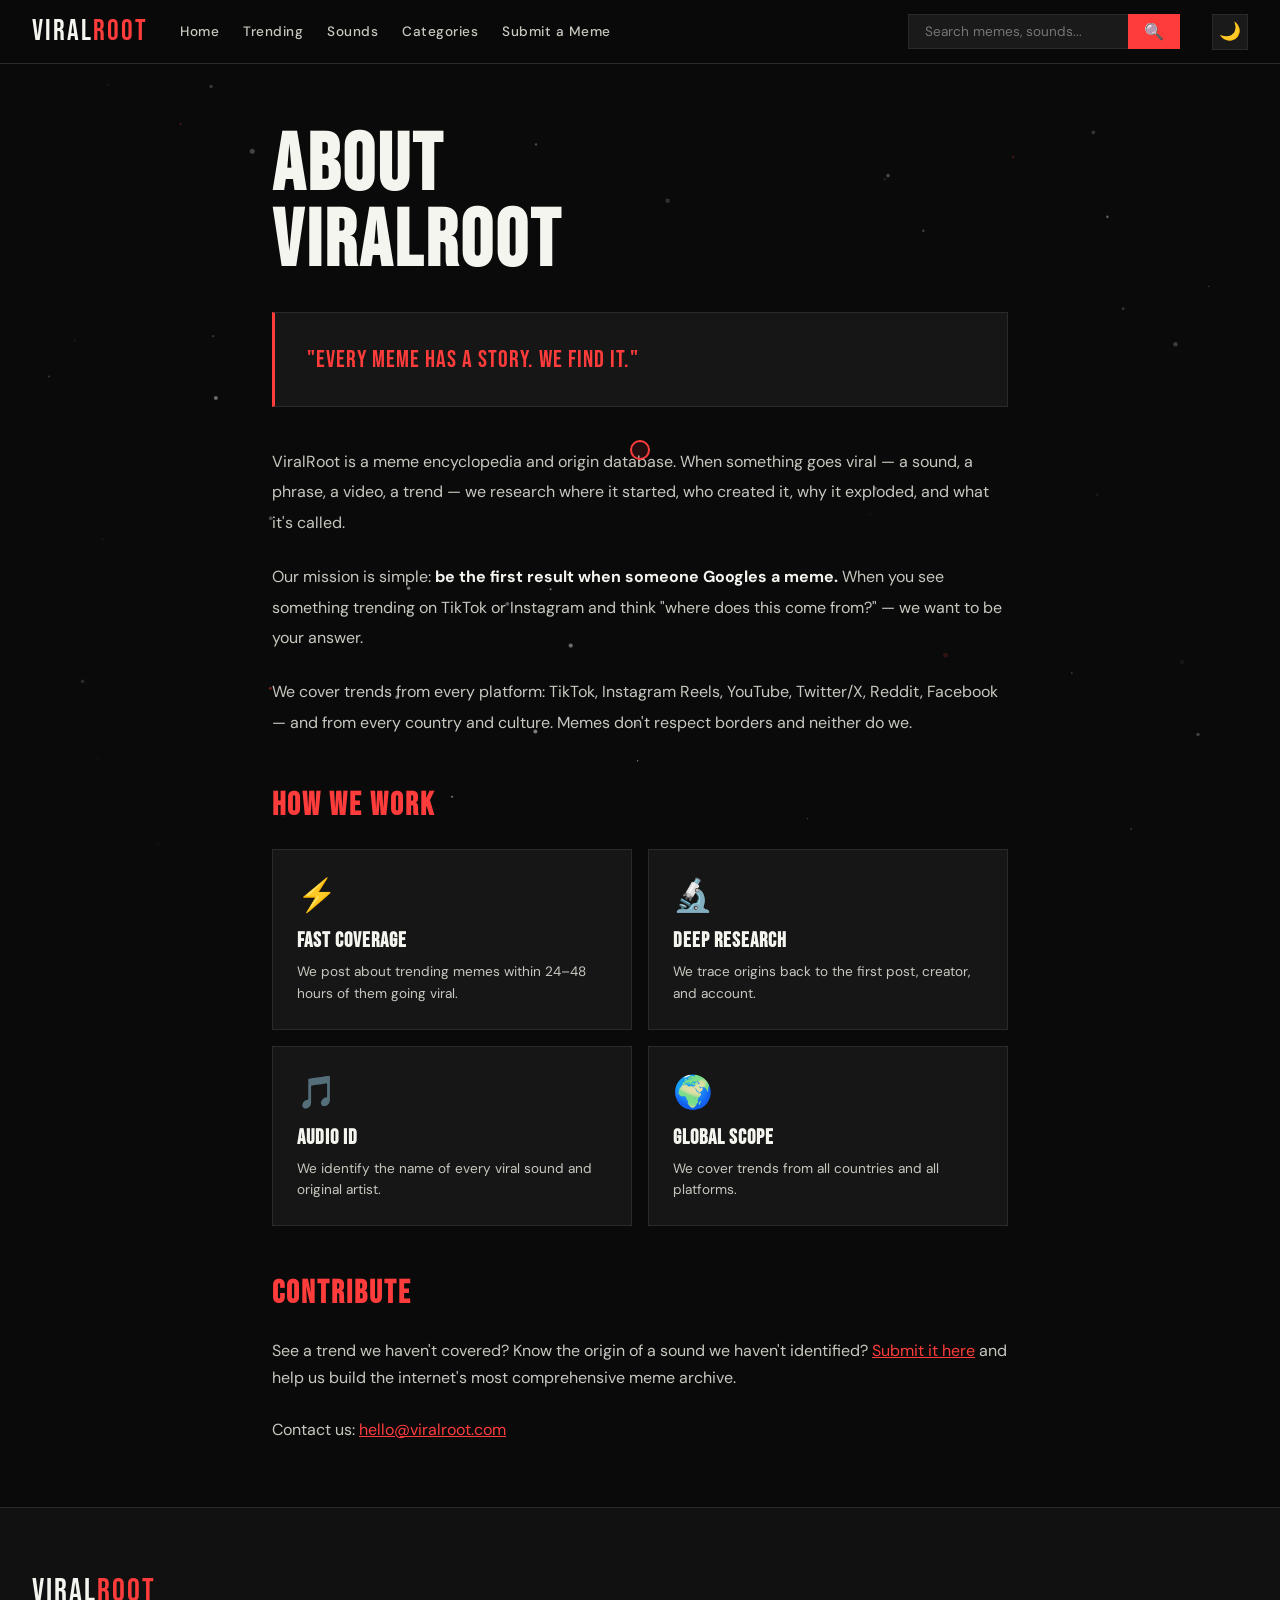
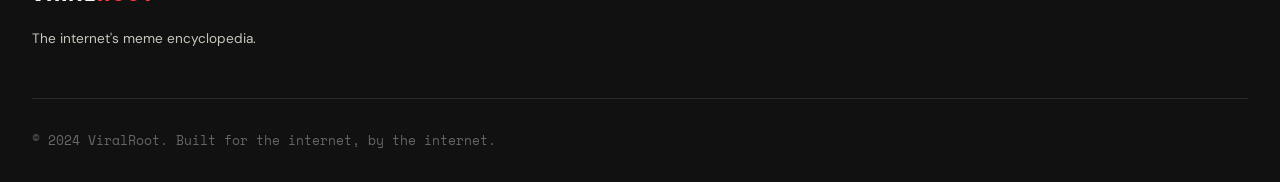
<file: about.html>
<!DOCTYPE html>
<html lang="en">
<head>
  <meta charset="UTF-8"/>
  <meta name="viewport" content="width=device-width, initial-scale=1.0"/>
  <title>About ViralRoot — The Internet's Meme Encyclopedia</title>
  <meta name="description" content="ViralRoot documents the origin of every viral meme, trending sound, and internet trend. Built for the internet, by the internet."/>
  <link rel="preconnect" href="https://fonts.googleapis.com">
  <link href="https://fonts.googleapis.com/css2?family=Bebas+Neue&family=Space+Mono:ital,wght@0,400;0,700;1,400&family=DM+Sans:wght@300;400;500;600&display=swap" rel="stylesheet">
  <link rel="stylesheet" href="style.css"/>
</head>
<body class="dark-mode">
  <div class="custom-cursor" id="customCursor"></div>
  <canvas id="dustCanvas" class="dust-canvas"></canvas>
  <nav class="navbar">
    <a href="index.html" class="logo">VIRAL<span>ROOT</span></a>
    <div class="nav-links">
      <a href="index.html">Home</a>
      <a href="trending.html">Trending</a>
      <a href="sounds.html">Sounds</a>
      <a href="categories.html">Categories</a>
      <a href="submit.html">Submit a Meme</a>
    </div>
    <div class="nav-search">
      <input type="text" id="navSearch" placeholder="Search memes, sounds..." onkeyup="handleSearch(event)"/>
      <button onclick="goSearch()">🔍</button>
    </div>
    <button class="theme-toggle" onclick="toggleTheme()" id="themeBtn">🌙</button>
    <button class="hamburger" onclick="toggleMenu()">☰</button>
  </nav>
  <div class="mobile-menu" id="mobileMenu">
    <a href="index.html">Home</a>
    <a href="trending.html">Trending</a>
    <a href="sounds.html">Sounds</a>
    <a href="categories.html">Categories</a>
    <a href="submit.html">Submit a Meme</a>
  </div>

  <div style="max-width:800px;margin:0 auto;padding:4rem 2rem">
    <h1 style="font-family:var(--font-display);font-size:clamp(3rem,8vw,5rem);letter-spacing:3px;line-height:0.95;margin-bottom:2rem">ABOUT<br/>VIRALROOT</h1>

    <div style="background:var(--card);border:1px solid var(--border);border-left:3px solid var(--accent);padding:2rem;margin-bottom:2.5rem">
      <p style="font-family:var(--font-display);font-size:1.5rem;letter-spacing:1px;color:var(--accent)">"Every meme has a story. We find it."</p>
    </div>

    <div style="color:var(--text);line-height:1.9;font-size:1rem">
      <p style="margin-bottom:1.5rem">ViralRoot is a meme encyclopedia and origin database. When something goes viral — a sound, a phrase, a video, a trend — we research where it started, who created it, why it exploded, and what it's called.</p>
      <p style="margin-bottom:1.5rem">Our mission is simple: <strong style="color:var(--white)">be the first result when someone Googles a meme.</strong> When you see something trending on TikTok or Instagram and think "where does this come from?" — we want to be your answer.</p>
      <p style="margin-bottom:1.5rem">We cover trends from every platform: TikTok, Instagram Reels, YouTube, Twitter/X, Reddit, Facebook — and from every country and culture. Memes don't respect borders and neither do we.</p>
    </div>

    <h2 style="font-family:var(--font-display);font-size:2rem;letter-spacing:2px;margin:3rem 0 1.5rem;color:var(--accent)">HOW WE WORK</h2>
    <div style="display:grid;grid-template-columns:1fr 1fr;gap:1rem;margin-bottom:3rem">
      <div style="background:var(--card);border:1px solid var(--border);padding:1.5rem">
        <div style="font-size:2rem;margin-bottom:0.75rem">⚡</div>
        <h3 style="font-family:var(--font-display);font-size:1.3rem;letter-spacing:1px;margin-bottom:0.5rem">Fast Coverage</h3>
        <p style="color:var(--text);font-size:0.85rem;line-height:1.6">We post about trending memes within 24–48 hours of them going viral.</p>
      </div>
      <div style="background:var(--card);border:1px solid var(--border);padding:1.5rem">
        <div style="font-size:2rem;margin-bottom:0.75rem">🔬</div>
        <h3 style="font-family:var(--font-display);font-size:1.3rem;letter-spacing:1px;margin-bottom:0.5rem">Deep Research</h3>
        <p style="color:var(--text);font-size:0.85rem;line-height:1.6">We trace origins back to the first post, creator, and account.</p>
      </div>
      <div style="background:var(--card);border:1px solid var(--border);padding:1.5rem">
        <div style="font-size:2rem;margin-bottom:0.75rem">🎵</div>
        <h3 style="font-family:var(--font-display);font-size:1.3rem;letter-spacing:1px;margin-bottom:0.5rem">Audio ID</h3>
        <p style="color:var(--text);font-size:0.85rem;line-height:1.6">We identify the name of every viral sound and original artist.</p>
      </div>
      <div style="background:var(--card);border:1px solid var(--border);padding:1.5rem">
        <div style="font-size:2rem;margin-bottom:0.75rem">🌍</div>
        <h3 style="font-family:var(--font-display);font-size:1.3rem;letter-spacing:1px;margin-bottom:0.5rem">Global Scope</h3>
        <p style="color:var(--text);font-size:0.85rem;line-height:1.6">We cover trends from all countries and all platforms.</p>
      </div>
    </div>

    <h2 style="font-family:var(--font-display);font-size:2rem;letter-spacing:2px;margin-bottom:1.5rem;color:var(--accent)">CONTRIBUTE</h2>
    <p style="color:var(--text);line-height:1.7;margin-bottom:1.5rem">See a trend we haven't covered? Know the origin of a sound we haven't identified? <a href="submit.html" style="color:var(--accent)">Submit it here</a> and help us build the internet's most comprehensive meme archive.</p>

    <p style="color:var(--text);line-height:1.7">Contact us: <a href="mailto:hello@viralroot.com" style="color:var(--accent)">hello@viralroot.com</a></p>
  </div>

  <footer class="footer">
    <div class="footer-top">
      <div class="footer-brand">
        <a href="index.html" class="logo">VIRAL<span>ROOT</span></a>
        <p>The internet's meme encyclopedia.</p>
      </div>
    </div>
    <div class="footer-bottom"><p>© 2024 ViralRoot. Built for the internet, by the internet.</p></div>
  </footer>

  <script src="data.js"></script>
  <script src="app.js"></script>
</body>
</html>
</file>
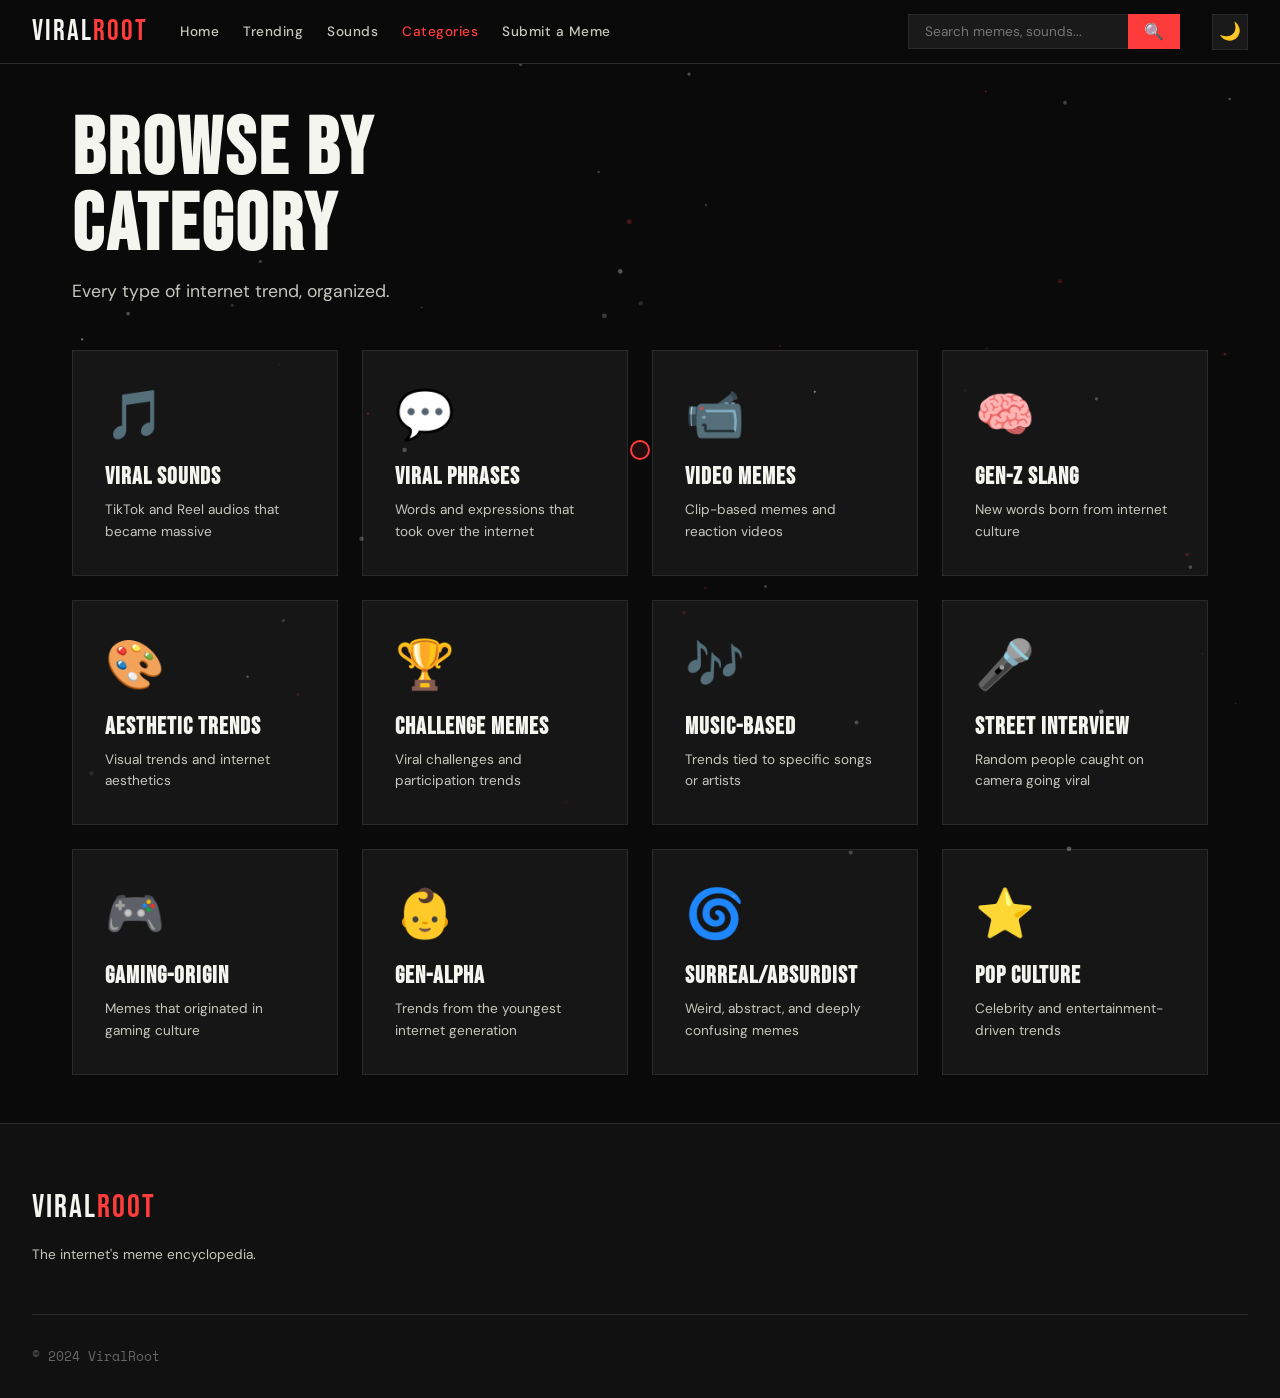
<file: categories.html>
<!DOCTYPE html>
<html lang="en">
<head>
  <meta charset="UTF-8"/>
  <meta name="viewport" content="width=device-width, initial-scale=1.0"/>
  <title>Meme Categories — ViralRoot</title>
  <meta name="description" content="Browse memes by category. Sounds, phrases, video memes, aesthetic trends and more."/>
  <link rel="preconnect" href="https://fonts.googleapis.com">
  <link href="https://fonts.googleapis.com/css2?family=Bebas+Neue&family=Space+Mono:ital,wght@0,400;0,700;1,400&family=DM+Sans:wght@300;400;500;600&display=swap" rel="stylesheet">
  <link rel="stylesheet" href="style.css"/>
</head>
<body class="dark-mode">
  <div class="custom-cursor" id="customCursor"></div>
  <canvas id="dustCanvas" class="dust-canvas"></canvas>
  <nav class="navbar">
    <a href="index.html" class="logo">VIRAL<span>ROOT</span></a>
    <div class="nav-links">
      <a href="index.html">Home</a>
      <a href="trending.html">Trending</a>
      <a href="sounds.html">Sounds</a>
      <a href="categories.html" class="active">Categories</a>
      <a href="submit.html">Submit a Meme</a>
    </div>
    <div class="nav-search">
      <input type="text" id="navSearch" placeholder="Search memes, sounds..." onkeyup="handleSearch(event)"/>
      <button onclick="goSearch()">🔍</button>
    </div>
    <button class="theme-toggle" onclick="toggleTheme()" id="themeBtn">🌙</button>
    <button class="hamburger" onclick="toggleMenu()">☰</button>
  </nav>
  <div class="mobile-menu" id="mobileMenu">
    <a href="index.html">Home</a>
    <a href="trending.html">Trending</a>
    <a href="sounds.html">Sounds</a>
    <a href="categories.html">Categories</a>
    <a href="submit.html">Submit a Meme</a>
  </div>

  <div style="max-width:1200px;margin:0 auto;padding:3rem 2rem">
    <div style="margin-bottom:3rem">
      <h1 style="font-family:var(--font-display);font-size:clamp(3rem,8vw,5rem);letter-spacing:3px;line-height:0.95;margin-bottom:1rem">BROWSE BY<br/>CATEGORY</h1>
      <p style="color:var(--text);font-size:1.1rem">Every type of internet trend, organized.</p>
    </div>

    <div style="display:grid;grid-template-columns:repeat(auto-fill,minmax(260px,1fr));gap:1.5rem" id="categoriesGrid"></div>
  </div>

  <footer class="footer">
    <div class="footer-top">
      <div class="footer-brand">
        <a href="index.html" class="logo">VIRAL<span>ROOT</span></a>
        <p>The internet's meme encyclopedia.</p>
      </div>
    </div>
    <div class="footer-bottom"><p>© 2024 ViralRoot</p></div>
  </footer>

  <script src="data.js"></script>
  <script src="app.js"></script>
  <script>
    const CATEGORIES = [
      { name: "Viral Sounds", emoji: "🎵", tag: "sound", desc: "TikTok and Reel audios that became massive" },
      { name: "Viral Phrases", emoji: "💬", tag: "phrase", desc: "Words and expressions that took over the internet" },
      { name: "Video Memes", emoji: "📹", tag: "video", desc: "Clip-based memes and reaction videos" },
      { name: "Gen-Z Slang", emoji: "🧠", tag: "slang", desc: "New words born from internet culture" },
      { name: "Aesthetic Trends", emoji: "🎨", tag: "aesthetic", desc: "Visual trends and internet aesthetics" },
      { name: "Challenge Memes", emoji: "🏆", tag: "challenge", desc: "Viral challenges and participation trends" },
      { name: "Music-Based", emoji: "🎶", tag: "music", desc: "Trends tied to specific songs or artists" },
      { name: "Street Interview", emoji: "🎤", tag: "street-interview", desc: "Random people caught on camera going viral" },
      { name: "Gaming-Origin", emoji: "🎮", tag: "gaming", desc: "Memes that originated in gaming culture" },
      { name: "Gen-Alpha", emoji: "👶", tag: "gen-alpha", desc: "Trends from the youngest internet generation" },
      { name: "Surreal/Absurdist", emoji: "🌀", tag: "surreal", desc: "Weird, abstract, and deeply confusing memes" },
      { name: "Pop Culture", emoji: "⭐", tag: "pop-culture", desc: "Celebrity and entertainment-driven trends" }
    ];

    document.getElementById('categoriesGrid').innerHTML = CATEGORIES.map(cat => `
      <a href="search.html?q=${cat.tag}" style="background:var(--card);border:1px solid var(--border);padding:2rem;display:block;text-decoration:none;color:inherit;transition:all 0.2s;cursor:pointer"
         onmouseover="this.style.borderColor='var(--accent)'" onmouseout="this.style.borderColor='var(--border)'">
        <div style="font-size:3rem;margin-bottom:1rem">${cat.emoji}</div>
        <h3 style="font-family:var(--font-display);font-size:1.5rem;letter-spacing:1px;margin-bottom:0.5rem">${cat.name}</h3>
        <p style="color:var(--text);font-size:0.85rem;line-height:1.6">${cat.desc}</p>
      </a>
    `).join('');
  </script>
</body>
</html>
</file>
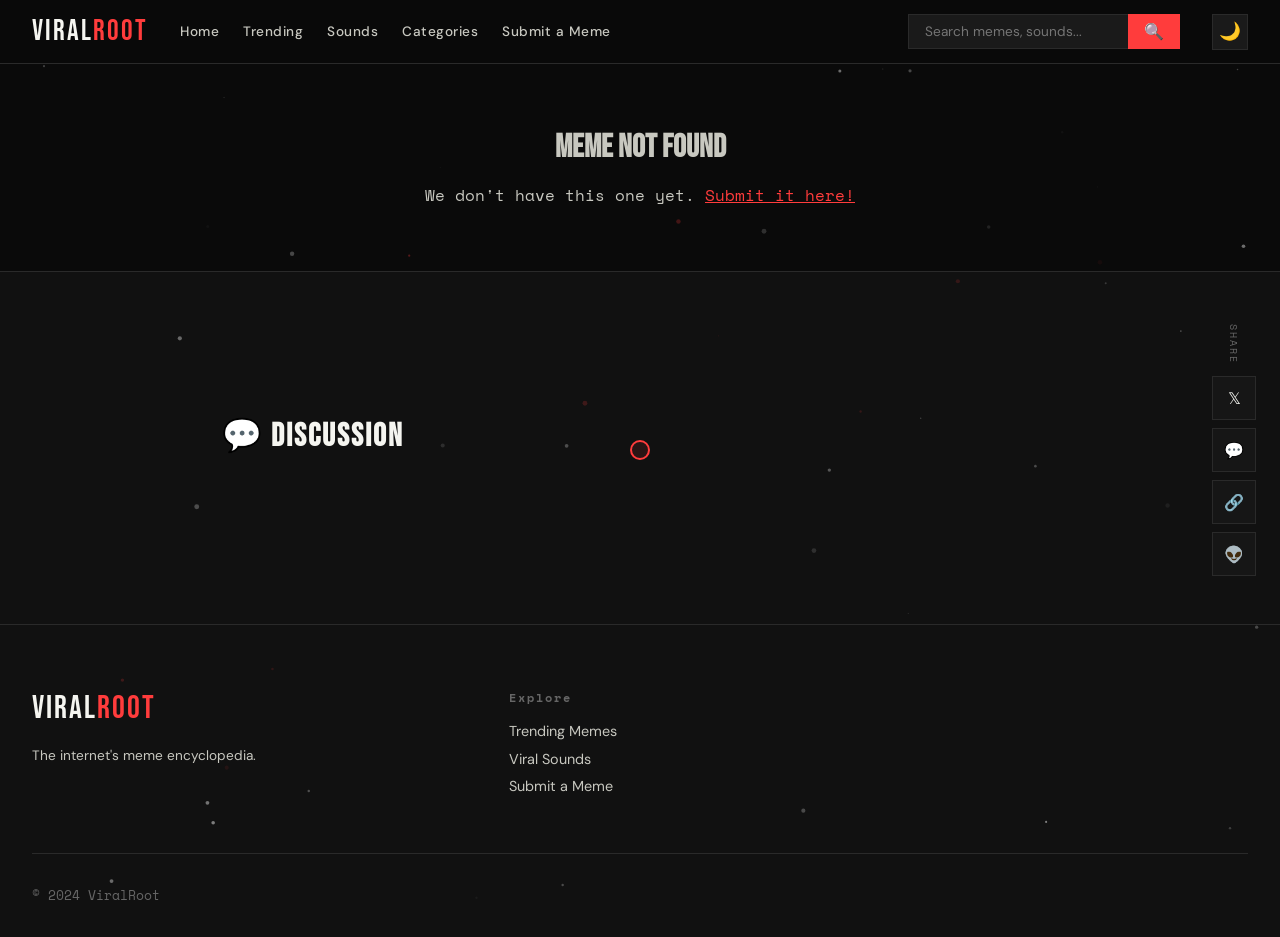
<file: meme.html>
<!DOCTYPE html>
<html lang="en">
<head>
  <meta charset="UTF-8"/>
  <meta name="viewport" content="width=device-width, initial-scale=1.0"/>
  <title>Meme Origin — ViralRoot</title>
  <meta name="description" content="Meme origin and explained."/>
  <link rel="preconnect" href="https://fonts.googleapis.com">
  <link href="https://fonts.googleapis.com/css2?family=Bebas+Neue&family=Space+Mono:ital,wght@0,400;0,700;1,400&family=DM+Sans:wght@300;400;500;600&display=swap" rel="stylesheet">
  <link rel="stylesheet" href="style.css"/>
</head>
<body class="dark-mode">
  <div class="custom-cursor" id="customCursor"></div>
  <canvas id="dustCanvas" class="dust-canvas"></canvas>
  <nav class="navbar">
    <a href="index.html" class="logo">VIRAL<span>ROOT</span></a>
    <div class="nav-links">
      <a href="index.html">Home</a>
      <a href="trending.html">Trending</a>
      <a href="sounds.html">Sounds</a>
      <a href="categories.html">Categories</a>
      <a href="submit.html">Submit a Meme</a>
    </div>
    <div class="nav-search">
      <input type="text" id="navSearch" placeholder="Search memes, sounds..." onkeyup="handleSearch(event)"/>
      <button onclick="goSearch()">🔍</button>
    </div>
    <button class="theme-toggle" onclick="toggleTheme()" id="themeBtn">🌙</button>
    <button class="hamburger" onclick="toggleMenu()">☰</button>
  </nav>
  <div class="mobile-menu" id="mobileMenu">
    <a href="index.html">Home</a>
    <a href="trending.html">Trending</a>
    <a href="sounds.html">Sounds</a>
    <a href="categories.html">Categories</a>
    <a href="submit.html">Submit a Meme</a>
  </div>

  <div id="memeDetailContainer"></div>

  <!-- SOCIAL SHARE BAR (floating) -->
  <div class="share-bar" id="shareBar">
    <div class="share-label">SHARE</div>
    <button class="share-btn share-twitter" onclick="shareTwitter()" title="Share on X/Twitter">𝕏</button>
    <button class="share-btn share-whatsapp" onclick="shareWhatsapp()" title="Share on WhatsApp">💬</button>
    <button class="share-btn share-copy" onclick="copyLink()" title="Copy link" id="copyBtn">🔗</button>
    <button class="share-btn share-reddit" onclick="shareReddit()" title="Share on Reddit">👽</button>
  </div>

  <!-- DISQUS COMMENTS -->
  <div class="disqus-wrap" id="disqusSection">
    <div class="section" style="max-width:900px;margin:0 auto">
      <h2 style="font-family:var(--font-display);font-size:2rem;letter-spacing:2px;margin-bottom:1.5rem">💬 DISCUSSION</h2>
      <div id="disqus_thread"></div>
    </div>
  </div>

  <footer class="footer">
    <div class="footer-top">
      <div class="footer-brand">
        <a href="index.html" class="logo">VIRAL<span>ROOT</span></a>
        <p>The internet's meme encyclopedia.</p>
      </div>
      <div class="footer-links">
        <h4>Explore</h4>
        <a href="trending.html">Trending Memes</a>
        <a href="sounds.html">Viral Sounds</a>
        <a href="submit.html">Submit a Meme</a>
      </div>
    </div>
    <div class="footer-bottom">
      <p>© 2024 ViralRoot</p>
    </div>
  </footer>

  <script src="data.js"></script>
  <script src="app.js"></script>

  <!-- DISQUS — replace YOUR_DISQUS_SHORTNAME with your shortname from disqus.com -->
  <script>
    var PAGE_URL = window.location.href;
    var PAGE_IDENTIFIER = window.location.search;
    var disqus_config = function () {
      this.page.url = PAGE_URL;
      this.page.identifier = PAGE_IDENTIFIER;
    };
    (function() {
      var d = document, s = d.createElement('script');
      // Replace viralroot with your actual Disqus shortname:
      s.src = 'https://viralroot.disqus.com/embed.js';
      s.setAttribute('data-timestamp', +new Date());
      (d.head || d.body).appendChild(s);
    })();
  </script>
</body>
</html>
</file>
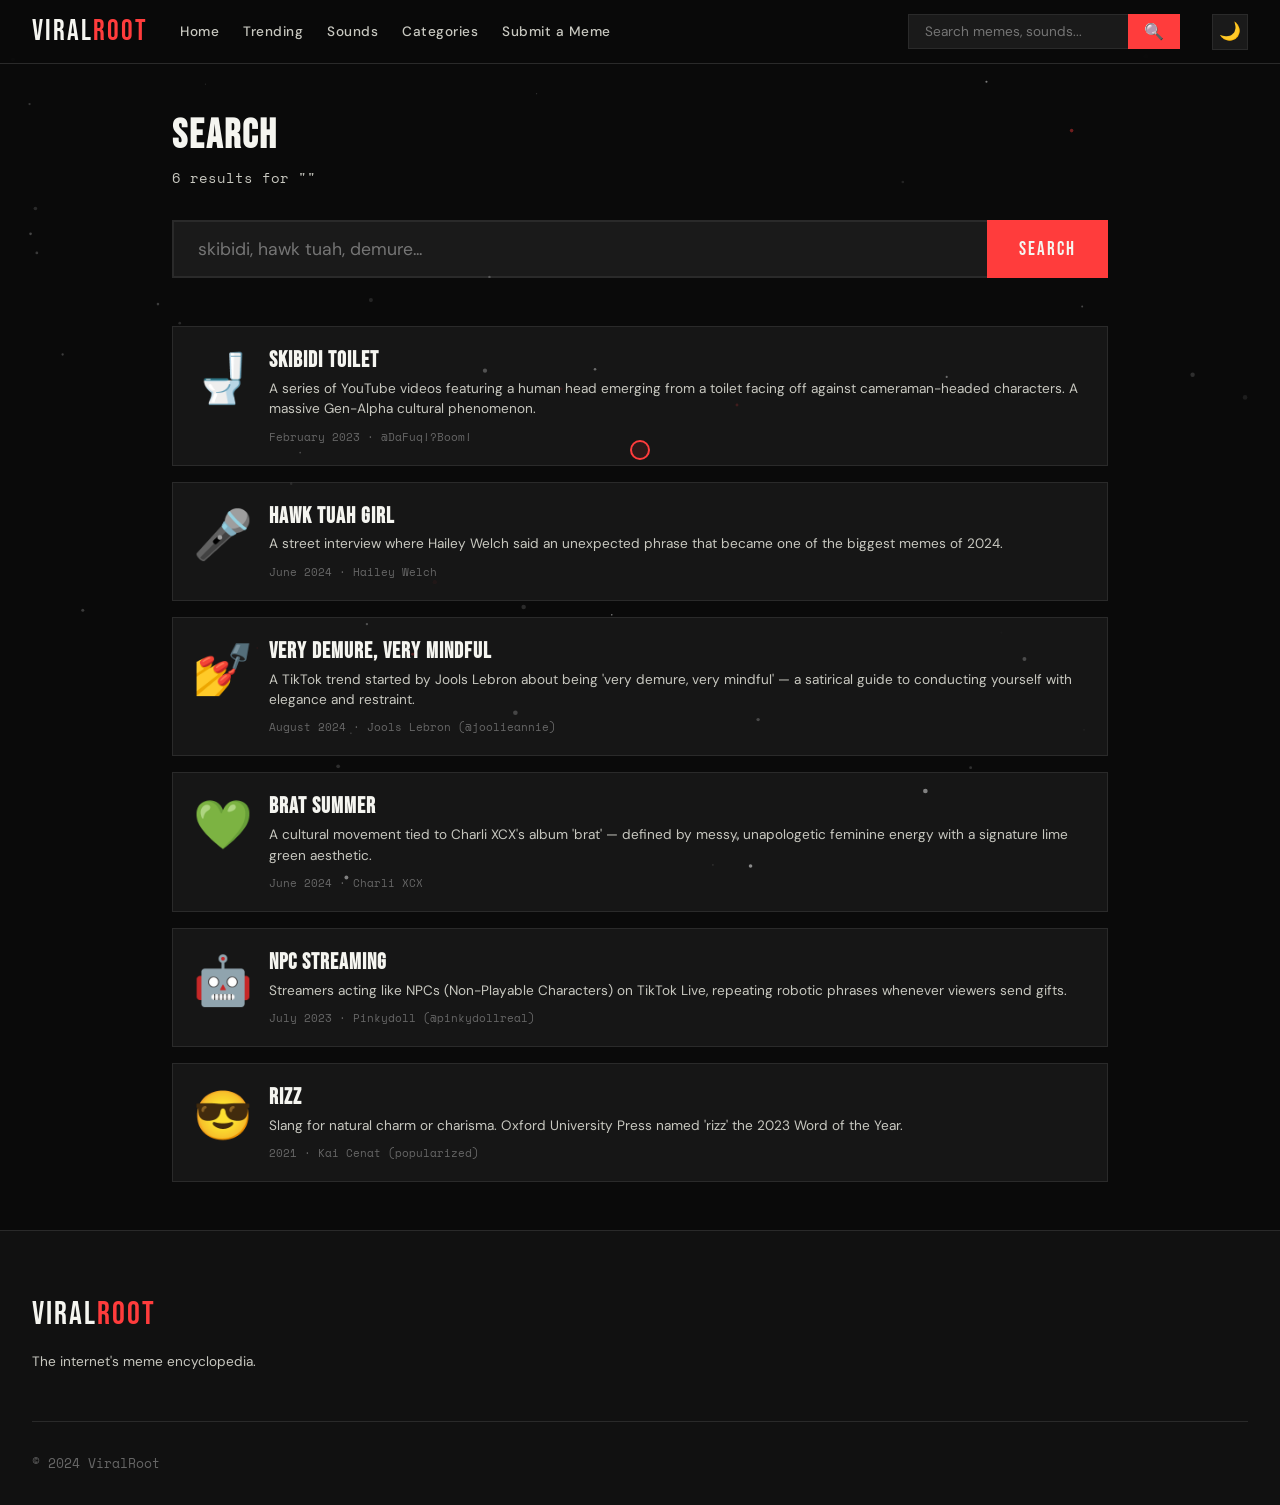
<file: search.html>
<!DOCTYPE html>
<html lang="en">
<head>
  <meta charset="UTF-8"/>
  <meta name="viewport" content="width=device-width, initial-scale=1.0"/>
  <title>Search Memes — ViralRoot</title>
  <meta name="description" content="Search for any meme, viral sound, or internet trend. Find the origin and why it went viral."/>
  <link rel="preconnect" href="https://fonts.googleapis.com">
  <link href="https://fonts.googleapis.com/css2?family=Bebas+Neue&family=Space+Mono:ital,wght@0,400;0,700;1,400&family=DM+Sans:wght@300;400;500;600&display=swap" rel="stylesheet">
  <link rel="stylesheet" href="style.css"/>
</head>
<body class="dark-mode">
  <div class="custom-cursor" id="customCursor"></div>
  <canvas id="dustCanvas" class="dust-canvas"></canvas>
  <nav class="navbar">
    <a href="index.html" class="logo">VIRAL<span>ROOT</span></a>
    <div class="nav-links">
      <a href="index.html">Home</a>
      <a href="trending.html">Trending</a>
      <a href="sounds.html">Sounds</a>
      <a href="categories.html">Categories</a>
      <a href="submit.html">Submit a Meme</a>
    </div>
    <div class="nav-search">
      <input type="text" id="navSearch" placeholder="Search memes, sounds..." onkeyup="handleSearch(event)"/>
      <button onclick="goSearch()">🔍</button>
    </div>
    <button class="theme-toggle" onclick="toggleTheme()" id="themeBtn">🌙</button>
    <button class="hamburger" onclick="toggleMenu()">☰</button>
  </nav>
  <div class="mobile-menu" id="mobileMenu">
    <a href="index.html">Home</a>
    <a href="trending.html">Trending</a>
    <a href="sounds.html">Sounds</a>
    <a href="categories.html">Categories</a>
    <a href="submit.html">Submit a Meme</a>
  </div>

  <div class="search-page">
    <h1 class="search-title">SEARCH</h1>
    <p class="search-subtitle" id="searchSubtitle">Find any meme, sound, or trend...</p>
    <div class="search-bar">
      <input type="text" id="searchInput" placeholder="skibidi, hawk tuah, demure..." onkeyup="if(event.key==='Enter')searchFromBar()"/>
      <button onclick="searchFromBar()">SEARCH</button>
    </div>
    <div class="search-results" id="searchResults"></div>
  </div>

  <footer class="footer">
    <div class="footer-top">
      <div class="footer-brand">
        <a href="index.html" class="logo">VIRAL<span>ROOT</span></a>
        <p>The internet's meme encyclopedia.</p>
      </div>
    </div>
    <div class="footer-bottom"><p>© 2024 ViralRoot</p></div>
  </footer>

  <script src="data.js"></script>
  <script src="app.js"></script>
</body>
</html>
</file>
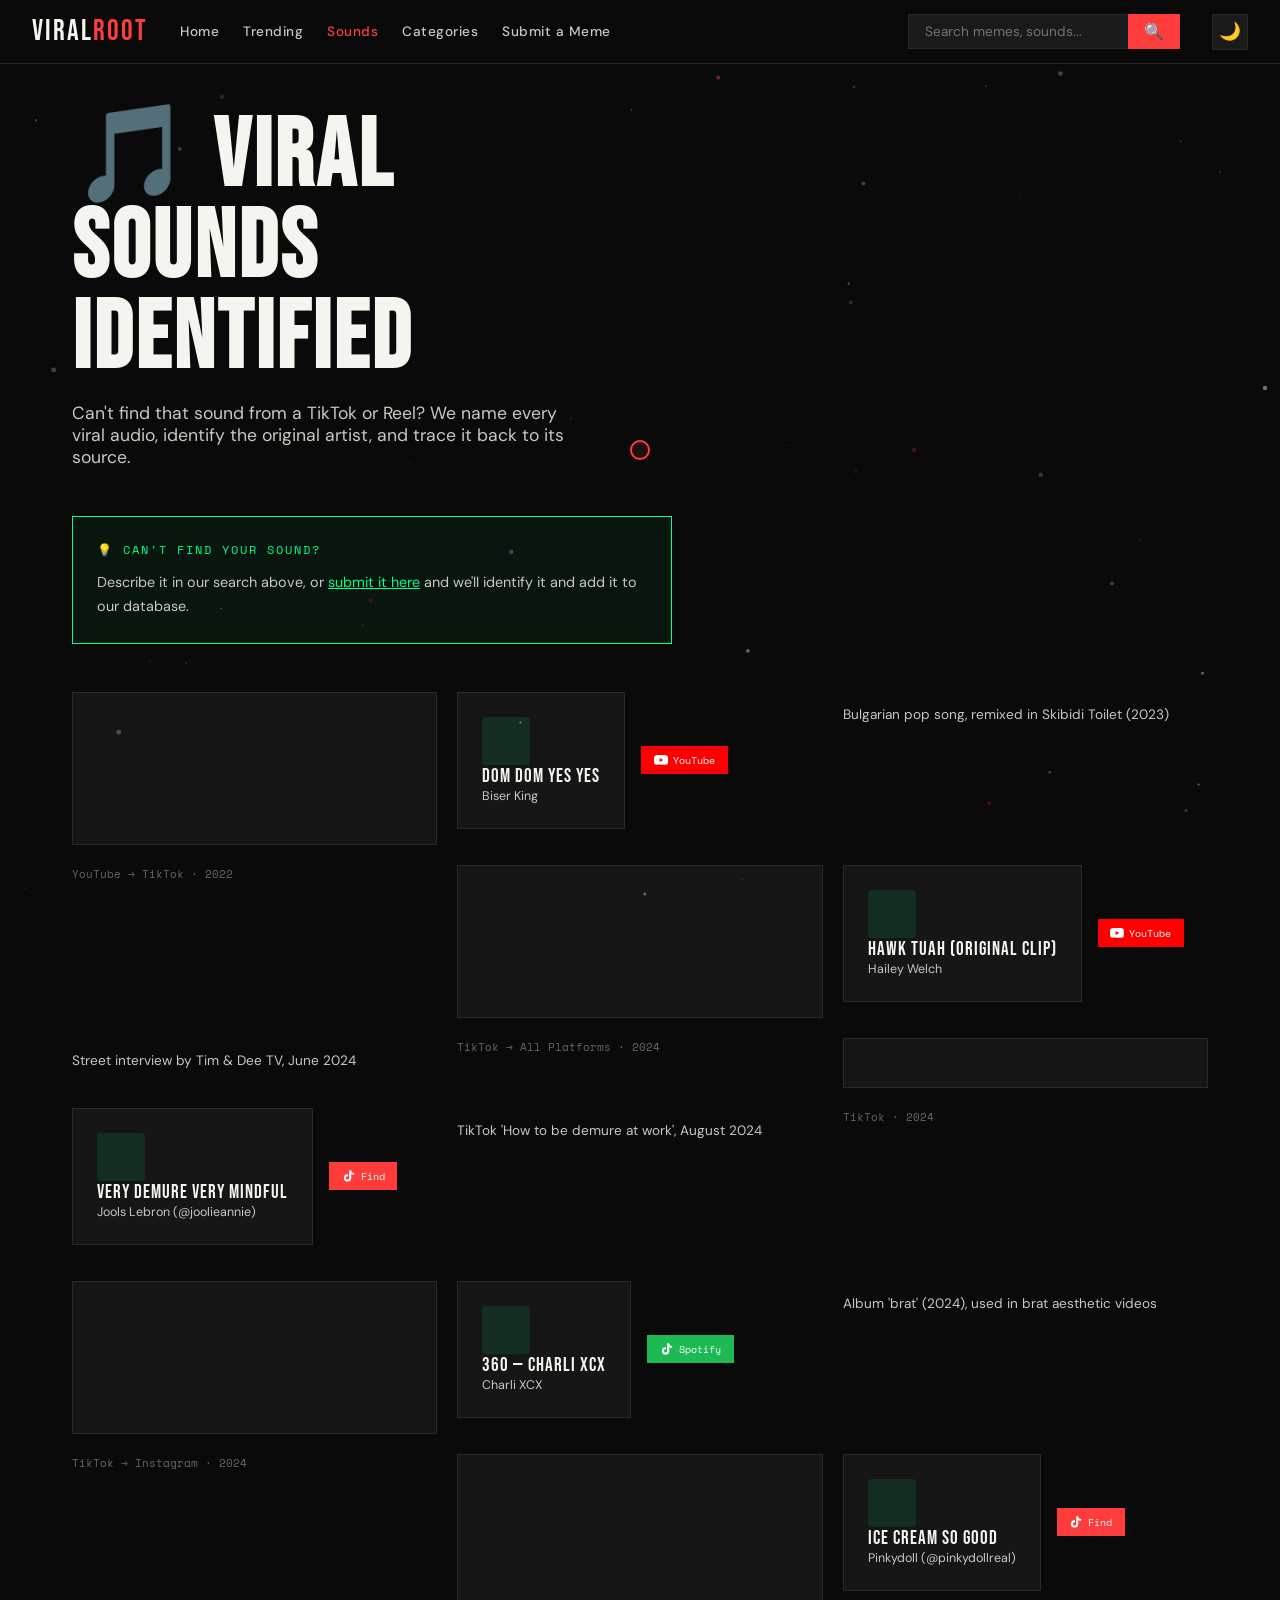
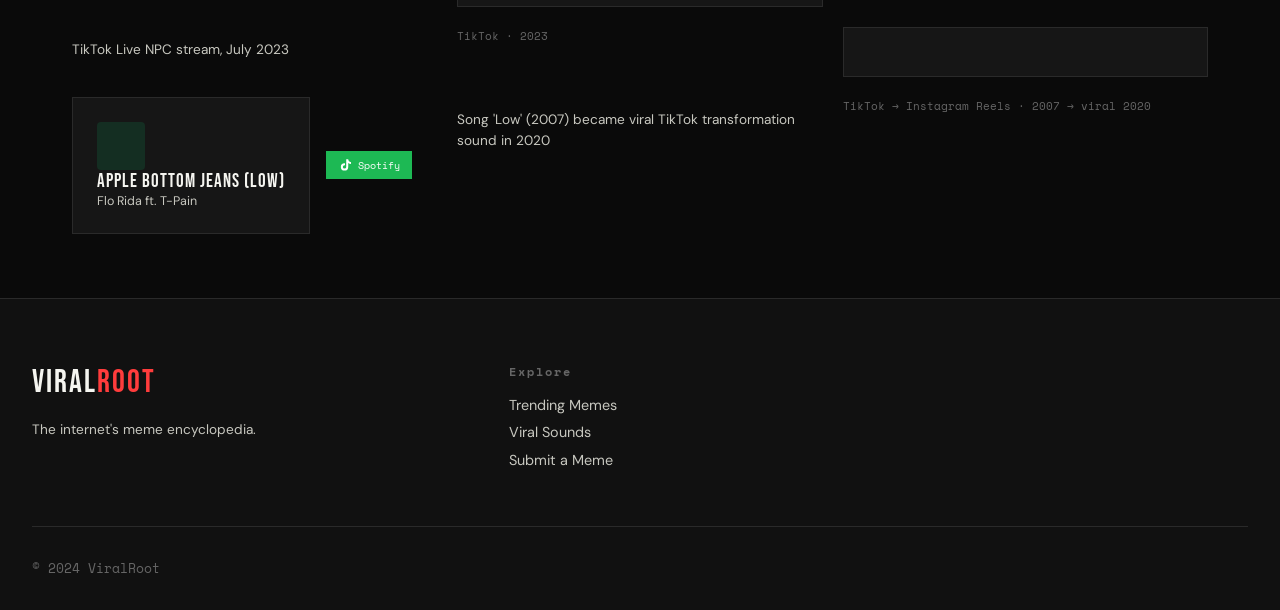
<file: sounds.html>
<!DOCTYPE html>
<html lang="en">
<head>
  <meta charset="UTF-8"/>
  <meta name="viewport" content="width=device-width, initial-scale=1.0"/>
  <title>Viral Sounds Identified — ViralRoot</title>
  <meta name="description" content="Find the name of any viral TikTok or Instagram sound. We identify every trending audio clip, song, and sound effect."/>
  <link rel="preconnect" href="https://fonts.googleapis.com">
  <link href="https://fonts.googleapis.com/css2?family=Bebas+Neue&family=Space+Mono:ital,wght@0,400;0,700;1,400&family=DM+Sans:wght@300;400;500;600&display=swap" rel="stylesheet">
  <link rel="stylesheet" href="style.css"/>
</head>
<body class="dark-mode">
  <div class="custom-cursor" id="customCursor"></div>
  <canvas id="dustCanvas" class="dust-canvas"></canvas>
  <nav class="navbar">
    <a href="index.html" class="logo">VIRAL<span>ROOT</span></a>
    <div class="nav-links">
      <a href="index.html">Home</a>
      <a href="trending.html">Trending</a>
      <a href="sounds.html" class="active">Sounds</a>
      <a href="categories.html">Categories</a>
      <a href="submit.html">Submit a Meme</a>
    </div>
    <div class="nav-search">
      <input type="text" id="navSearch" placeholder="Search memes, sounds..." onkeyup="handleSearch(event)"/>
      <button onclick="goSearch()">🔍</button>
    </div>
    <button class="theme-toggle" onclick="toggleTheme()" id="themeBtn">🌙</button>
    <button class="hamburger" onclick="toggleMenu()">☰</button>
  </nav>
  <div class="mobile-menu" id="mobileMenu">
    <a href="index.html">Home</a>
    <a href="trending.html">Trending</a>
    <a href="sounds.html">Sounds</a>
    <a href="categories.html">Categories</a>
    <a href="submit.html">Submit a Meme</a>
  </div>

  <div class="sounds-page">
    <div class="page-hero" style="margin-bottom:3rem">
      <h1 style="font-family:var(--font-display);font-size:clamp(3rem,8vw,6rem);letter-spacing:3px;line-height:0.95;margin-bottom:1rem">🎵 VIRAL<br/>SOUNDS<br/>IDENTIFIED</h1>
      <p style="color:var(--text);font-size:1.1rem;max-width:500px">Can't find that sound from a TikTok or Reel? We name every viral audio, identify the original artist, and trace it back to its source.</p>
    </div>

    <div style="background:rgba(0,255,135,0.05);border:1px solid var(--green);padding:1.5rem;margin-bottom:3rem;max-width:600px">
      <div style="font-family:var(--font-mono);font-size:0.75rem;color:var(--green);letter-spacing:2px;margin-bottom:0.75rem">💡 CAN'T FIND YOUR SOUND?</div>
      <p style="color:var(--text);font-size:0.9rem;line-height:1.7">Describe it in our search above, or <a href="submit.html" style="color:var(--green)">submit it here</a> and we'll identify it and add it to our database.</p>
    </div>

    <div class="sounds-big-grid" id="soundsBigGrid"></div>
  </div>

  <footer class="footer">
    <div class="footer-top">
      <div class="footer-brand">
        <a href="index.html" class="logo">VIRAL<span>ROOT</span></a>
        <p>The internet's meme encyclopedia.</p>
      </div>
      <div class="footer-links">
        <h4>Explore</h4>
        <a href="trending.html">Trending Memes</a>
        <a href="sounds.html">Viral Sounds</a>
        <a href="submit.html">Submit a Meme</a>
      </div>
    </div>
    <div class="footer-bottom"><p>© 2024 ViralRoot</p></div>
  </footer>

  <script src="data.js"></script>
  <script src="app.js"></script>
</body>
</html>
</file>
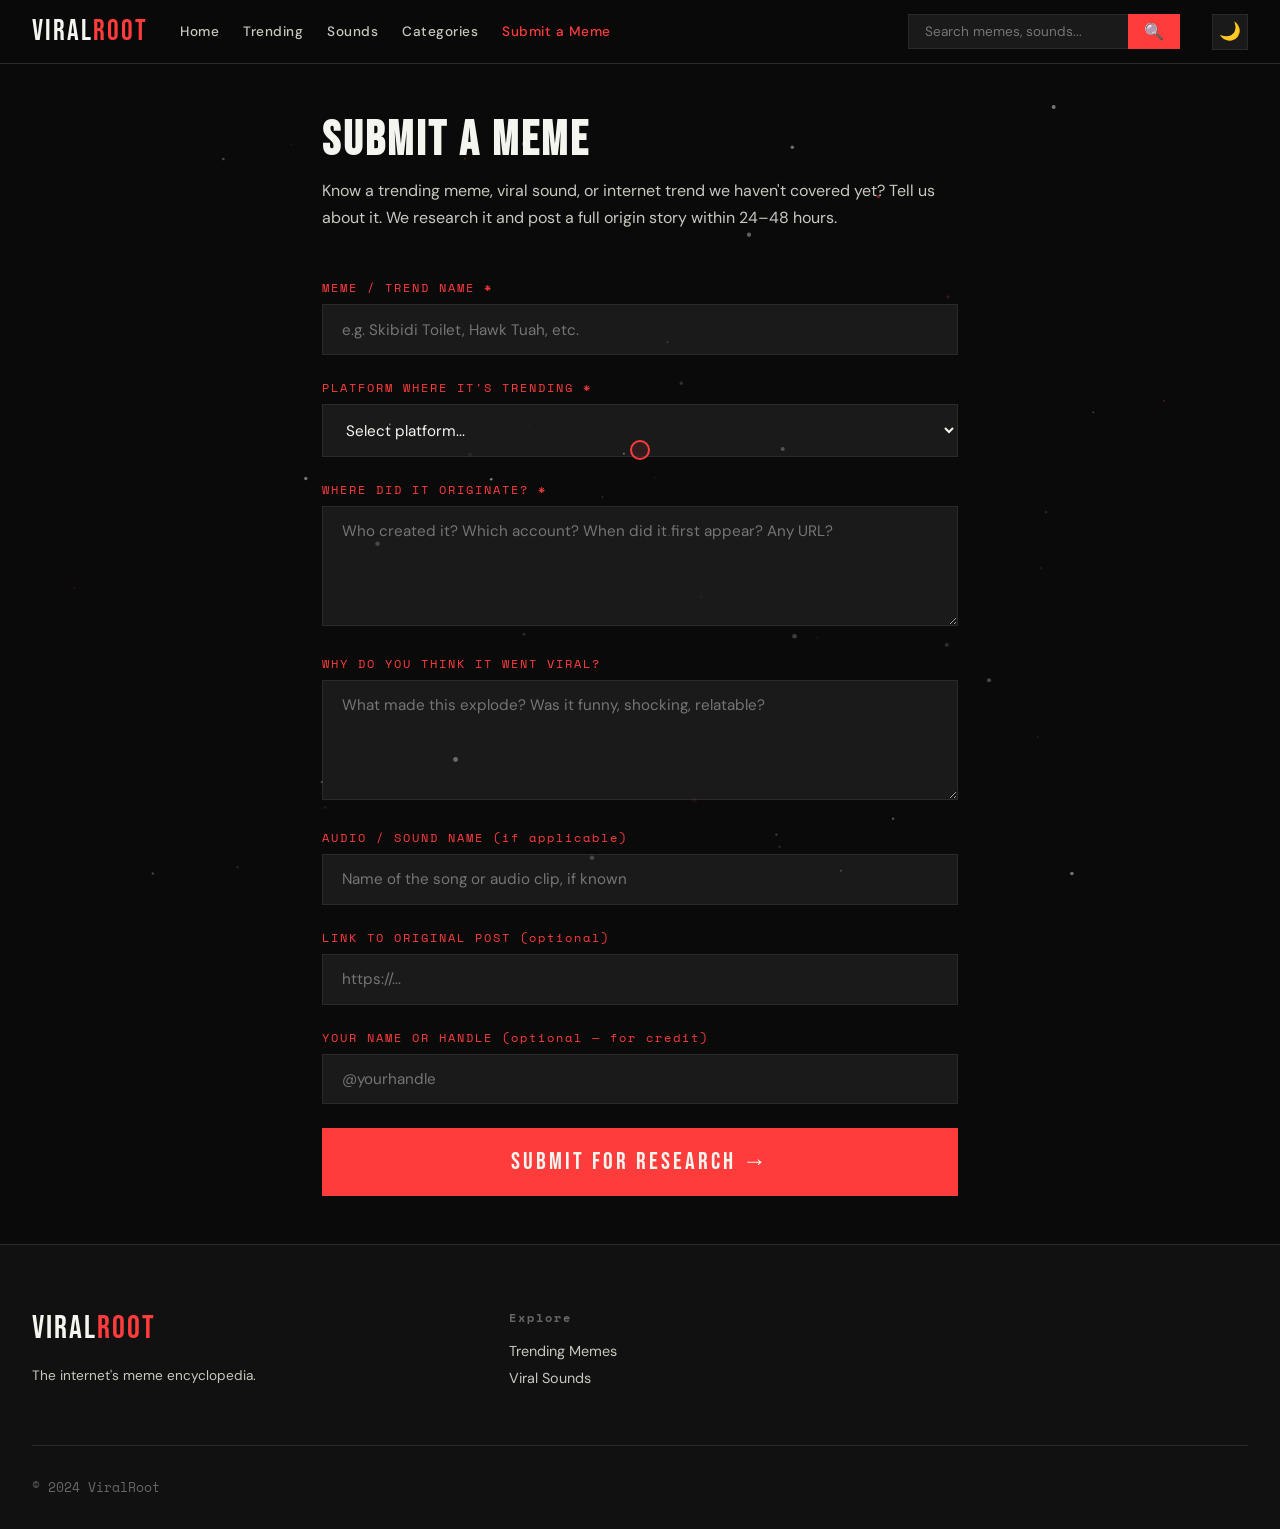
<file: submit.html>
<!DOCTYPE html>
<html lang="en">
<head>
  <meta charset="UTF-8"/>
  <meta name="viewport" content="width=device-width, initial-scale=1.0"/>
  <title>Submit a Meme — ViralRoot</title>
  <meta name="description" content="Know about a meme or viral trend we haven't covered yet? Submit it and help us document internet history."/>
  <link rel="preconnect" href="https://fonts.googleapis.com">
  <link href="https://fonts.googleapis.com/css2?family=Bebas+Neue&family=Space+Mono:ital,wght@0,400;0,700;1,400&family=DM+Sans:wght@300;400;500;600&display=swap" rel="stylesheet">
  <link rel="stylesheet" href="style.css"/>
</head>
<body class="dark-mode">
  <div class="custom-cursor" id="customCursor"></div>
  <canvas id="dustCanvas" class="dust-canvas"></canvas>
  <nav class="navbar">
    <a href="index.html" class="logo">VIRAL<span>ROOT</span></a>
    <div class="nav-links">
      <a href="index.html">Home</a>
      <a href="trending.html">Trending</a>
      <a href="sounds.html">Sounds</a>
      <a href="categories.html">Categories</a>
      <a href="submit.html" class="active">Submit a Meme</a>
    </div>
    <div class="nav-search">
      <input type="text" id="navSearch" placeholder="Search memes, sounds..." onkeyup="handleSearch(event)"/>
      <button onclick="goSearch()">🔍</button>
    </div>
    <button class="theme-toggle" onclick="toggleTheme()" id="themeBtn">🌙</button>
    <button class="hamburger" onclick="toggleMenu()">☰</button>
  </nav>
  <div class="mobile-menu" id="mobileMenu">
    <a href="index.html">Home</a>
    <a href="trending.html">Trending</a>
    <a href="sounds.html">Sounds</a>
    <a href="categories.html">Categories</a>
    <a href="submit.html">Submit a Meme</a>
  </div>

  <div class="submit-page">
    <h1>SUBMIT A MEME</h1>
    <p>Know a trending meme, viral sound, or internet trend we haven't covered yet? Tell us about it. We research it and post a full origin story within 24–48 hours.</p>

    <div id="submitSuccess" class="submit-success">
      ✅ SUBMISSION RECEIVED! We'll research this and post it soon. Thank you for contributing to the internet's meme archive.
    </div>

    <div id="submitForm">
      <div class="form-group">
        <label>MEME / TREND NAME *</label>
        <input type="text" id="memeName" placeholder="e.g. Skibidi Toilet, Hawk Tuah, etc."/>
      </div>
      <div class="form-group">
        <label>PLATFORM WHERE IT'S TRENDING *</label>
        <select id="memePlatform">
          <option value="">Select platform...</option>
          <option value="TikTok">TikTok</option>
          <option value="Instagram Reels">Instagram Reels</option>
          <option value="YouTube">YouTube</option>
          <option value="Twitter/X">Twitter/X</option>
          <option value="Reddit">Reddit</option>
          <option value="Facebook">Facebook</option>
          <option value="Multiple Platforms">Multiple Platforms</option>
        </select>
      </div>
      <div class="form-group">
        <label>WHERE DID IT ORIGINATE? *</label>
        <textarea id="memeOrigin" placeholder="Who created it? Which account? When did it first appear? Any URL?"></textarea>
      </div>
      <div class="form-group">
        <label>WHY DO YOU THINK IT WENT VIRAL?</label>
        <textarea id="memeWhy" placeholder="What made this explode? Was it funny, shocking, relatable?"></textarea>
      </div>
      <div class="form-group">
        <label>AUDIO / SOUND NAME (if applicable)</label>
        <input type="text" id="memeAudio" placeholder="Name of the song or audio clip, if known"/>
      </div>
      <div class="form-group">
        <label>LINK TO ORIGINAL POST (optional)</label>
        <input type="text" id="memeLink" placeholder="https://..."/>
      </div>
      <div class="form-group">
        <label>YOUR NAME OR HANDLE (optional — for credit)</label>
        <input type="text" id="memeSubmitter" placeholder="@yourhandle"/>
      </div>
      <button class="submit-btn" onclick="submitToGoogle()">SUBMIT FOR RESEARCH →</button>
    </div>
  </div>

  <footer class="footer">
    <div class="footer-top">
      <div class="footer-brand">
        <a href="index.html" class="logo">VIRAL<span>ROOT</span></a>
        <p>The internet's meme encyclopedia.</p>
      </div>
      <div class="footer-links">
        <h4>Explore</h4>
        <a href="trending.html">Trending Memes</a>
        <a href="sounds.html">Viral Sounds</a>
      </div>
    </div>
    <div class="footer-bottom"><p>© 2024 ViralRoot</p></div>
  </footer>

  <script src="data.js"></script>
  <script src="app.js"></script>
  <script>
    // ---------------------------------------------------------
    // ⚠️ IMPORTANT: UPDATE THESE VALUES FOR YOUR GOOGLE FORM ⚠️
    // ---------------------------------------------------------
    // 1. Get the "pre-filled link" for your form.
    // 2. The FORM_ACTION should be your form's URL ending in /formResponse
    const FORM_ACTION = "https://docs.google.com/forms/d/e/YOUR_FORM_ID_HERE/formResponse";
    
    // 3. Inspect the pre-filled link URL to find the entry.XXXXXXX numbers for each field
    const FIELDS = {
      name:     "entry.123456789", // Replace with your entry ID for Meme Name
      platform: "entry.123456789", // Replace with your entry ID for Platform
      origin:   "entry.123456789", // Replace with your entry ID for Origin
      why:      "entry.123456789", // Replace with your entry ID for Why
      audio:    "entry.123456789", // Replace with your entry ID for Audio
      link:     "entry.123456789", // Replace with your entry ID for Link
      handle:   "entry.123456789"  // Replace with your entry ID for Handle
    };
    // ---------------------------------------------------------

    async function submitToGoogle() {
      const name     = document.getElementById('memeName').value.trim();
      const platform = document.getElementById('memePlatform').value;
      const origin   = document.getElementById('memeOrigin').value.trim();
      const why      = document.getElementById('memeWhy').value.trim();
      const audio    = document.getElementById('memeAudio').value.trim();
      const link     = document.getElementById('memeLink').value.trim();
      const handle   = document.getElementById('memeSubmitter').value.trim();

      if (!name)     { alert('Please enter the meme name.'); return; }
      if (!platform) { alert('Please select a platform.'); return; }
      if (!origin)   { alert('Please describe where it originated.'); return; }

      // Disable button to prevent double submit
      const btn = document.querySelector('.submit-btn');
      btn.textContent = 'SUBMITTING...';
      btn.disabled = true;

      const formData = new FormData();
      formData.append(FIELDS.name,     name);
      formData.append(FIELDS.platform, platform);
      formData.append(FIELDS.origin,   origin);
      formData.append(FIELDS.why,      why     || "Not provided");
      formData.append(FIELDS.audio,    audio   || "Unknown");
      formData.append(FIELDS.link,     link    || "Not provided");
      formData.append(FIELDS.handle,   handle  || "Anonymous");

      try {
        // no-cors is required for Google Forms — it still submits successfully
        await fetch(FORM_ACTION, {
          method: "POST",
          mode: "no-cors",
          body: formData
        });
      } catch(e) {
        // fetch throws in no-cors mode but submission still goes through
      }

      // Show success
      document.getElementById('submitForm').style.display = 'none';
      document.getElementById('submitSuccess').style.display = 'block';
      window.scrollTo({ top: 0, behavior: 'smooth' });
    }
  </script>
</body>
</html>
</file>
<file: style.css>
/* ===== VIRALROOT CSS ===== */
:root {
  --black: #0a0a0a;
  --dark: #111111;
  --dark2: #1a1a1a;
  --card: #161616;
  --border: #2a2a2a;
  --white: #f5f5f0;
  --accent: #ff3c3c;
  --accent2: #ff8c00;
  --yellow: #ffe135;
  --green: #00ff87;
  --text: #c8c8c0;
  --muted: #666;
  --font-display: 'Bebas Neue', sans-serif;
  --font-mono: 'Space Mono', monospace;
  --font-body: 'DM Sans', sans-serif;
}

* { margin: 0; padding: 0; box-sizing: border-box; }

html { scroll-behavior: smooth; }

body {
  background: var(--black);
  color: var(--white);
  font-family: var(--font-body);
  overflow-x: hidden;
  cursor: none; /* For custom cursor */
}
/* Ensure standard interactive elements show our custom cursor behavior, not system pointer */
a, button, input, select, textarea, .meme-card, .sound-card, .platform-card, .featured-card {
  cursor: none !important;
}

/* ===== NAVBAR ===== */
.navbar {
  position: sticky; top: 0; z-index: 1000;
  display: flex; align-items: center; gap: 2rem;
  padding: 0 2rem; height: 64px;
  background: rgba(10,10,10,0.95);
  backdrop-filter: blur(10px);
  border-bottom: 1px solid var(--border);
}

.logo {
  font-family: var(--font-display);
  font-size: 1.8rem;
  color: var(--white);
  text-decoration: none;
  letter-spacing: 2px;
  white-space: nowrap;
}
.logo span { color: var(--accent); }

.nav-links {
  display: flex; gap: 1.5rem; flex: 1;
}
.nav-links a {
  color: var(--text);
  text-decoration: none;
  font-size: 0.85rem;
  font-weight: 500;
  letter-spacing: 0.5px;
  transition: color 0.2s;
  white-space: nowrap;
}
.nav-links a:hover, .nav-links a.active { color: var(--accent); }

.nav-search {
  display: flex; gap: 0;
}
.nav-search input {
  background: var(--dark2);
  border: 1px solid var(--border);
  border-right: none;
  color: var(--white);
  padding: 0.5rem 1rem;
  font-family: var(--font-body);
  font-size: 0.85rem;
  width: 220px;
  outline: none;
}
.nav-search input:focus { border-color: var(--accent); }
.nav-search button {
  background: var(--accent);
  border: none;
  padding: 0.5rem 1rem;
  cursor: pointer;
  font-size: 1rem;
  transition: background 0.2s;
}
.nav-search button:hover { background: #cc2a2a; }

.hamburger {
  display: none;
  background: none; border: none;
  color: var(--white); font-size: 1.5rem;
  cursor: pointer; margin-left: auto;
}

.mobile-menu {
  display: none;
  flex-direction: column;
  background: var(--dark);
  border-bottom: 1px solid var(--border);
  padding: 1rem 2rem;
}
.mobile-menu.open { display: flex; }
.mobile-menu a {
  color: var(--text);
  text-decoration: none;
  padding: 0.7rem 0;
  border-bottom: 1px solid var(--border);
  font-size: 1rem;
}
.mobile-menu a:last-child { border-bottom: none; }

/* ===== HERO ===== */
.hero {
  min-height: 90vh;
  display: flex;
  align-items: center;
  padding: 4rem 2rem;
  position: relative;
  overflow: hidden;
  background: var(--black);
}

.hero-noise {
  position: absolute; inset: 0;
  background-image: url("data:image/svg+xml,%3Csvg viewBox='0 0 256 256' xmlns='http://www.w3.org/2000/svg'%3E%3Cfilter id='noise'%3E%3CfeTurbulence type='fractalNoise' baseFrequency='0.9' numOctaves='4' stitchTiles='stitch'/%3E%3C/filter%3E%3Crect width='100%25' height='100%25' filter='url(%23noise)' opacity='0.04'/%3E%3C/svg%3E");
  opacity: 0.4;
  pointer-events: none;
}

.hero::before {
  content: '';
  position: absolute;
  top: -200px; right: -200px;
  width: 600px; height: 600px;
  background: radial-gradient(circle, rgba(255,60,60,0.12) 0%, transparent 70%);
  pointer-events: none;
}

.hero-content {
  flex: 1;
  max-width: 600px;
  animation: fadeUp 0.8s ease forwards;
}

.hero-tag {
  display: inline-block;
  background: rgba(255,60,60,0.1);
  border: 1px solid rgba(255,60,60,0.3);
  color: var(--accent);
  font-family: var(--font-mono);
  font-size: 0.75rem;
  padding: 0.4rem 1rem;
  letter-spacing: 1px;
  margin-bottom: 1.5rem;
}

.hero h1 {
  font-family: var(--font-display);
  font-size: clamp(4rem, 10vw, 8rem);
  line-height: 0.9;
  letter-spacing: 2px;
  margin-bottom: 1.5rem;
}

.hero h1 .accent { color: var(--accent); }

.hero p {
  font-size: 1.1rem;
  color: var(--text);
  line-height: 1.7;
  margin-bottom: 2rem;
  max-width: 480px;
}

.hero-search {
  display: flex;
  max-width: 500px;
  margin-bottom: 1.5rem;
}
.hero-search input {
  flex: 1;
  background: var(--dark2);
  border: 2px solid var(--border);
  border-right: none;
  color: var(--white);
  padding: 1rem 1.5rem;
  font-family: var(--font-body);
  font-size: 1rem;
  outline: none;
  transition: border-color 0.2s;
}
.hero-search input:focus { border-color: var(--accent); }
.hero-search button {
  background: var(--accent);
  border: none;
  padding: 1rem 2rem;
  color: var(--white);
  font-family: var(--font-display);
  font-size: 1.2rem;
  letter-spacing: 2px;
  cursor: pointer;
  transition: background 0.2s;
}
.hero-search button:hover { background: #cc2a2a; }

.hero-tags {
  display: flex; flex-wrap: wrap; gap: 0.5rem;
}
.hero-tags span {
  background: var(--dark2);
  border: 1px solid var(--border);
  color: var(--text);
  font-family: var(--font-mono);
  font-size: 0.75rem;
  padding: 0.35rem 0.75rem;
  cursor: pointer;
  transition: all 0.2s;
}
.hero-tags span:hover {
  border-color: var(--accent);
  color: var(--accent);
  background: rgba(255,60,60,0.05);
}

.hero-visual {
  flex: 1;
  position: relative;
  height: 500px;
  display: flex;
  align-items: center;
  justify-content: center;
}

.center-orb {
  width: 250px;
  height: 250px;
  border-radius: 50%;
  background: radial-gradient(circle, var(--accent) 0%, transparent 70%);
  filter: blur(20px);
  animation: floatOrb 5s ease-in-out infinite;
  opacity: 0.5;
}
@keyframes floatOrb {
  0%, 100% { transform: scale(1) translateY(0); opacity: 0.5; }
  50% { transform: scale(1.1) translateY(-20px); opacity: 0.8; }
}

.floating-component {
  position: absolute;
  background: var(--card);
  border: 1px solid var(--border);
  padding: 0.75rem;
  border-radius: 8px;
  display: flex;
  align-items: center;
  gap: 1rem;
  width: 240px;
  box-shadow: 0 10px 30px rgba(0,0,0,0.5);
  backdrop-filter: blur(10px);
}
.fc-img, .fc-icon {
  width: 48px;
  height: 48px;
  border-radius: 4px;
  background-size: cover;
  background-position: center;
  background-color: var(--dark2);
  flex-shrink: 0;
}
.fc-info h4 {
  font-family: var(--font-display);
  font-size: 1.1rem;
  letter-spacing: 1px;
  margin-bottom: 0.2rem;
}
.fc-info span {
  font-family: var(--font-mono);
  font-size: 0.65rem;
  color: var(--text);
}

.c1 { top: 15%; left: 0%; border-color: rgba(255,255,255,0.1); animation: float 4s ease-in-out infinite; z-index: 2; transform: rotate(-5deg); }
.c2 { top: 40%; right: -5%; border-color: rgba(0,255,135,0.3); animation: float 3.5s 0.5s ease-in-out infinite; z-index: 3; transform: rotate(5deg); }
.c3 { bottom: 20%; left: 10%; border-color: rgba(255,60,60,0.3); animation: float 5s 1s ease-in-out infinite; z-index: 4; transform: rotate(-2deg); }

/* CUSTOM CURSOR & CANVAS */
.custom-cursor {
  position: fixed;
  top: 0; left: 0;
  width: 20px; height: 20px;
  border: 2px solid var(--accent);
  border-radius: 50%;
  pointer-events: none;
  transform: translate(-50%, -50%);
  z-index: 99999;
  transition: width 0.2s, height 0.2s, background 0.2s, border-color 0.2s;
  background: rgba(255,60,60,0.1);
}
.custom-cursor.hover {
  width: 40px; height: 40px;
  background: rgba(255,60,60,0.3);
  border-color: transparent;
}
.dust-canvas {
  position: fixed;
  top: 0; left: 0;
  width: 100vw; height: 100vh;
  pointer-events: none;
  z-index: 500; /* Overlays sections but below navbar (1000) */
}
/* ===== TICKER ===== */
.ticker {
  background: var(--accent);
  padding: 0.75rem 0;
  overflow: hidden;
  white-space: nowrap;
}
.ticker-inner {
  display: inline-flex;
  gap: 2rem;
  animation: ticker 25s linear infinite;
  font-family: var(--font-mono);
  font-size: 0.85rem;
  font-weight: 700;
  letter-spacing: 1px;
  color: var(--white);
}
.ticker-inner span { flex-shrink: 0; }

/* ===== SECTIONS ===== */
.section {
  padding: 5rem 2rem;
  max-width: 1400px;
  margin: 0 auto;
}

.dark-section {
  background: var(--dark);
  max-width: 100%;
  padding: 5rem 2rem;
}
.dark-section > * { max-width: 1400px; margin-left: auto; margin-right: auto; }

.section-header {
  display: flex;
  justify-content: space-between;
  align-items: center;
  margin-bottom: 2.5rem;
}
.section-header h2 {
  font-family: var(--font-display);
  font-size: clamp(1.8rem, 4vw, 2.5rem);
  letter-spacing: 2px;
}
.see-all {
  color: var(--accent);
  text-decoration: none;
  font-family: var(--font-mono);
  font-size: 0.85rem;
  font-weight: 700;
  transition: letter-spacing 0.2s;
}
.see-all:hover { letter-spacing: 2px; }

/* ===== FEATURED GRID ===== */
.featured-grid {
  display: grid;
  grid-template-columns: repeat(auto-fit, minmax(320px, 1fr));
  gap: 1.5rem;
}

.featured-card {
  background: var(--card);
  border: 1px solid var(--border);
  cursor: pointer;
  transition: transform 0.2s, border-color 0.2s;
  overflow: hidden;
  text-decoration: none;
  color: inherit;
  display: block;
}
.featured-card:hover {
  transform: translateY(-4px);
  border-color: var(--accent);
}
.featured-card-img {
  height: 180px;
  background: var(--dark2);
  display: flex;
  align-items: center;
  justify-content: center;
  font-size: 5rem;
  position: relative;
  overflow: hidden;
}
.featured-card-img::after {
  content: '';
  position: absolute; inset: 0;
  background: linear-gradient(to bottom, transparent 50%, var(--card));
}
.featured-card-body { padding: 1.25rem; }
.featured-card-platform {
  font-family: var(--font-mono);
  font-size: 0.7rem;
  letter-spacing: 2px;
  color: var(--accent);
  margin-bottom: 0.5rem;
}
.featured-card h3 {
  font-family: var(--font-display);
  font-size: 1.4rem;
  letter-spacing: 1px;
  margin-bottom: 0.5rem;
  line-height: 1.2;
}
.featured-card p {
  color: var(--text);
  font-size: 0.85rem;
  line-height: 1.6;
}
.featured-card-meta {
  margin-top: 1rem;
  display: flex;
  justify-content: space-between;
  font-family: var(--font-mono);
  font-size: 0.7rem;
  color: var(--muted);
}

/* ===== MEME GRID ===== */
.meme-grid {
  display: grid;
  grid-template-columns: repeat(auto-fill, minmax(280px, 1fr));
  gap: 1rem;
  max-width: 1400px;
  margin: 0 auto;
}

.meme-card {
  background: var(--card);
  border: 1px solid var(--border);
  padding: 1.25rem;
  cursor: pointer;
  transition: all 0.2s;
  text-decoration: none;
  color: inherit;
  display: block;
}
.meme-card:hover {
  border-color: var(--accent);
  background: #1e1010;
}
.meme-card-top {
  display: flex;
  justify-content: space-between;
  align-items: flex-start;
  margin-bottom: 0.75rem;
}
.meme-card-emoji { font-size: 2.5rem; }
.meme-card-badge {
  font-family: var(--font-mono);
  font-size: 0.65rem;
  padding: 0.25rem 0.6rem;
  letter-spacing: 1px;
  font-weight: 700;
}
.badge-hot { background: var(--accent); color: var(--white); }
.badge-new { background: var(--green); color: var(--black); }
.badge-classic { background: var(--yellow); color: var(--black); }

.meme-card h3 {
  font-family: var(--font-display);
  font-size: 1.3rem;
  letter-spacing: 1px;
  margin-bottom: 0.4rem;
}
.meme-card p {
  color: var(--text);
  font-size: 0.82rem;
  line-height: 1.5;
  margin-bottom: 0.75rem;
}
.meme-card-footer {
  display: flex;
  gap: 0.5rem;
  flex-wrap: wrap;
}
.meme-tag {
  background: var(--dark2);
  border: 1px solid var(--border);
  font-size: 0.7rem;
  font-family: var(--font-mono);
  padding: 0.2rem 0.5rem;
  color: var(--text);
}

/* ===== SOUNDS GRID ===== */
.sounds-grid {
  display: grid;
  grid-template-columns: repeat(auto-fill, minmax(280px, 1fr));
  gap: 1rem;
}

.sound-card {
  background: var(--card);
  border: 1px solid var(--border);
  padding: 1.25rem;
  display: flex;
  gap: 1rem;
  align-items: center;
  cursor: pointer;
  transition: all 0.2s;
  text-decoration: none;
  color: inherit;
}
.sound-card:hover {
  border-color: var(--green);
  background: #0a1a0f;
}
.sound-icon {
  width: 56px; height: 56px;
  background: rgba(0,255,135,0.1);
  border: 1px solid var(--green);
  display: flex; align-items: center; justify-content: center;
  font-size: 1.5rem;
  flex-shrink: 0;
}
.sound-info h4 {
  font-family: var(--font-display);
  font-size: 1.1rem;
  letter-spacing: 1px;
  margin-bottom: 0.25rem;
}
.sound-info p {
  font-size: 0.78rem;
  color: var(--text);
  line-height: 1.4;
}
.sound-platform {
  font-family: var(--font-mono);
  font-size: 0.65rem;
  color: var(--green);
  letter-spacing: 1px;
  margin-top: 0.3rem;
}

/* ===== PLATFORMS ===== */
.platforms-section {
  text-align: center;
}
.platforms-section h2 {
  font-family: var(--font-display);
  font-size: clamp(2rem, 5vw, 3rem);
  letter-spacing: 3px;
  margin-bottom: 3rem;
}
.platforms-grid {
  display: grid;
  grid-template-columns: repeat(auto-fit, minmax(160px, 1fr));
  gap: 1rem;
  max-width: 900px;
  margin: 0 auto;
}
.platform-card {
  background: var(--card);
  border: 1px solid var(--border);
  padding: 2rem 1rem;
  display: flex;
  flex-direction: column;
  align-items: center;
  gap: 0.75rem;
  cursor: pointer;
  transition: all 0.2s;
  font-family: var(--font-mono);
  font-size: 0.85rem;
  font-weight: 700;
  letter-spacing: 1px;
}
.platform-card:hover {
  border-color: var(--accent);
  transform: translateY(-3px);
}
.platform-icon { font-size: 2.5rem; }

/* ===== WHY ===== */
.why-section {
  text-align: center;
}
.why-section h2 {
  font-family: var(--font-display);
  font-size: clamp(2.5rem, 6vw, 4rem);
  letter-spacing: 4px;
  margin-bottom: 3rem;
}
.why-grid {
  display: grid;
  grid-template-columns: repeat(auto-fit, minmax(200px, 1fr));
  gap: 1.5rem;
}
.why-card {
  background: var(--card);
  border: 1px solid var(--border);
  padding: 2rem 1.5rem;
  text-align: left;
}
.why-icon {
  font-size: 2rem;
  margin-bottom: 1rem;
}
.why-card h3 {
  font-family: var(--font-display);
  font-size: 1.4rem;
  letter-spacing: 1px;
  margin-bottom: 0.75rem;
}
.why-card p {
  color: var(--text);
  font-size: 0.85rem;
  line-height: 1.7;
}

/* ===== NEWSLETTER ===== */
.newsletter-section {
  background: var(--accent);
  padding: 5rem 2rem;
  text-align: center;
}
.newsletter-section h2 {
  font-family: var(--font-display);
  font-size: clamp(2rem, 5vw, 3.5rem);
  letter-spacing: 3px;
  margin-bottom: 1rem;
  color: var(--white);
}
.newsletter-section p {
  color: rgba(255,255,255,0.8);
  font-size: 1.1rem;
  margin-bottom: 2rem;
}
.newsletter-form {
  display: flex;
  max-width: 500px;
  margin: 0 auto 1rem;
}
.newsletter-form input {
  flex: 1;
  background: rgba(255,255,255,0.15);
  border: 2px solid rgba(255,255,255,0.4);
  border-right: none;
  color: var(--white);
  padding: 1rem 1.5rem;
  font-size: 1rem;
  font-family: var(--font-body);
  outline: none;
}
.newsletter-form input::placeholder { color: rgba(255,255,255,0.6); }
.newsletter-form button {
  background: var(--white);
  border: none;
  padding: 1rem 1.75rem;
  color: var(--accent);
  font-family: var(--font-display);
  font-size: 1.1rem;
  letter-spacing: 2px;
  cursor: pointer;
  transition: background 0.2s;
}
.newsletter-form button:hover { background: var(--yellow); color: var(--black); }
.newsletter-msg {
  font-family: var(--font-mono);
  font-size: 0.85rem;
  color: var(--white);
  min-height: 1.5em;
}

/* ===== FOOTER ===== */
.footer {
  background: var(--dark);
  border-top: 1px solid var(--border);
  padding: 4rem 2rem 2rem;
}
.footer-top {
  display: grid;
  grid-template-columns: 2fr 1fr 1fr 1fr;
  gap: 3rem;
  margin-bottom: 3rem;
}
.footer-brand .logo { font-size: 2rem; margin-bottom: 1rem; display: block; }
.footer-brand p {
  color: var(--text);
  font-size: 0.85rem;
  line-height: 1.7;
  max-width: 280px;
}
.footer-links h4 {
  font-family: var(--font-mono);
  font-size: 0.75rem;
  letter-spacing: 2px;
  color: var(--muted);
  margin-bottom: 1rem;
}
.footer-links a {
  display: block;
  color: var(--text);
  text-decoration: none;
  font-size: 0.9rem;
  margin-bottom: 0.6rem;
  transition: color 0.2s;
}
.footer-links a:hover { color: var(--accent); }
.footer-bottom {
  border-top: 1px solid var(--border);
  padding-top: 2rem;
  display: flex;
  justify-content: space-between;
  color: var(--muted);
  font-size: 0.8rem;
  font-family: var(--font-mono);
  flex-wrap: wrap;
  gap: 0.5rem;
}

/* ===== MEME DETAIL PAGE ===== */
.meme-detail {
  max-width: 900px;
  margin: 0 auto;
  padding: 3rem 2rem;
}
.meme-detail-header {
  margin-bottom: 2rem;
}
.detail-breadcrumb {
  font-family: var(--font-mono);
  font-size: 0.75rem;
  color: var(--muted);
  margin-bottom: 1.5rem;
}
.detail-breadcrumb a { color: var(--accent); text-decoration: none; }
.detail-badges {
  display: flex;
  gap: 0.5rem;
  margin-bottom: 1rem;
  flex-wrap: wrap;
}
.detail-badge {
  font-family: var(--font-mono);
  font-size: 0.7rem;
  letter-spacing: 1px;
  padding: 0.3rem 0.7rem;
  font-weight: 700;
}
.meme-detail h1 {
  font-family: var(--font-display);
  font-size: clamp(2.5rem, 7vw, 5rem);
  letter-spacing: 2px;
  line-height: 0.95;
  margin-bottom: 1rem;
}
.meme-detail-meta {
  display: flex;
  gap: 2rem;
  flex-wrap: wrap;
  font-family: var(--font-mono);
  font-size: 0.75rem;
  color: var(--muted);
  margin-bottom: 2rem;
  padding-bottom: 2rem;
  border-bottom: 1px solid var(--border);
}
.detail-meta-item span { color: var(--text); font-weight: 700; }

.detail-hero-emoji {
  font-size: 8rem;
  text-align: center;
  padding: 3rem;
  background: var(--dark2);
  border: 1px solid var(--border);
  margin-bottom: 2rem;
}

.detail-section {
  margin-bottom: 2.5rem;
}
.detail-section h2 {
  font-family: var(--font-display);
  font-size: 1.8rem;
  letter-spacing: 2px;
  margin-bottom: 1rem;
  color: var(--accent);
  border-left: 3px solid var(--accent);
  padding-left: 1rem;
}
.detail-section p {
  color: var(--text);
  line-height: 1.8;
  font-size: 1rem;
}

.origin-box {
  background: var(--dark2);
  border: 1px solid var(--border);
  border-left: 3px solid var(--yellow);
  padding: 1.5rem;
  margin-bottom: 2rem;
}
.origin-box h3 {
  font-family: var(--font-mono);
  font-size: 0.75rem;
  letter-spacing: 2px;
  color: var(--yellow);
  margin-bottom: 0.75rem;
}
.origin-box p {
  color: var(--white);
  line-height: 1.7;
}

.audio-box {
  background: rgba(0,255,135,0.05);
  border: 1px solid var(--green);
  padding: 1.5rem;
  display: flex;
  align-items: center;
  gap: 1.5rem;
  margin-bottom: 2rem;
}
.audio-play-btn {
  width: 60px; height: 60px;
  background: var(--green);
  border-radius: 50%;
  display: flex;
  align-items: center;
  justify-content: center;
  font-size: 1.5rem;
  cursor: pointer;
  flex-shrink: 0;
  transition: transform 0.2s;
}
.audio-play-btn:hover { transform: scale(1.1); }
.audio-info h4 {
  font-family: var(--font-display);
  font-size: 1.4rem;
  letter-spacing: 1px;
  margin-bottom: 0.3rem;
}
.audio-info p {
  color: var(--text);
  font-size: 0.85rem;
}
.audio-info .audio-artist { color: var(--green); font-family: var(--font-mono); font-size: 0.75rem; }

.viral-posts-grid {
  display: grid;
  grid-template-columns: repeat(auto-fill, minmax(200px, 1fr));
  gap: 1rem;
  margin-top: 1rem;
}
.viral-post {
  background: var(--dark2);
  border: 1px solid var(--border);
  padding: 1rem;
  font-size: 0.82rem;
  color: var(--text);
  line-height: 1.5;
}
.viral-post .post-account {
  font-family: var(--font-mono);
  font-size: 0.7rem;
  color: var(--accent);
  margin-bottom: 0.5rem;
}
.viral-post .post-stats {
  font-family: var(--font-mono);
  font-size: 0.7rem;
  color: var(--muted);
  margin-top: 0.5rem;
}

/* ===== SEARCH RESULTS ===== */
.search-page {
  max-width: 1000px;
  margin: 0 auto;
  padding: 3rem 2rem;
}
.search-title {
  font-family: var(--font-display);
  font-size: 2.5rem;
  letter-spacing: 2px;
  margin-bottom: 0.5rem;
}
.search-subtitle {
  color: var(--text);
  font-family: var(--font-mono);
  font-size: 0.85rem;
  margin-bottom: 2rem;
}
.search-bar {
  display: flex;
  margin-bottom: 3rem;
}
.search-bar input {
  flex: 1;
  background: var(--dark2);
  border: 2px solid var(--border);
  border-right: none;
  color: var(--white);
  padding: 1rem 1.5rem;
  font-family: var(--font-body);
  font-size: 1.1rem;
  outline: none;
}
.search-bar input:focus { border-color: var(--accent); }
.search-bar button {
  background: var(--accent);
  border: none;
  padding: 1rem 2rem;
  color: var(--white);
  font-family: var(--font-display);
  font-size: 1.2rem;
  letter-spacing: 2px;
  cursor: pointer;
}
.search-results { display: flex; flex-direction: column; gap: 1rem; }
.search-result-item {
  background: var(--card);
  border: 1px solid var(--border);
  padding: 1.25rem;
  display: flex;
  gap: 1rem;
  cursor: pointer;
  transition: border-color 0.2s;
  text-decoration: none;
  color: inherit;
}
.search-result-item:hover { border-color: var(--accent); }
.search-result-emoji { font-size: 3rem; flex-shrink: 0; }
.search-result-body h3 {
  font-family: var(--font-display);
  font-size: 1.4rem;
  letter-spacing: 1px;
  margin-bottom: 0.3rem;
}
.search-result-body p {
  color: var(--text);
  font-size: 0.85rem;
  line-height: 1.5;
}
.search-result-meta {
  font-family: var(--font-mono);
  font-size: 0.7rem;
  color: var(--muted);
  margin-top: 0.5rem;
}
.no-results {
  text-align: center;
  padding: 4rem;
  color: var(--text);
  font-family: var(--font-mono);
}
.no-results h3 {
  font-family: var(--font-display);
  font-size: 2rem;
  margin-bottom: 1rem;
}

/* ===== SUBMIT PAGE ===== */
.submit-page {
  max-width: 700px;
  margin: 0 auto;
  padding: 3rem 2rem;
}
.submit-page h1 {
  font-family: var(--font-display);
  font-size: 3rem;
  letter-spacing: 3px;
  margin-bottom: 0.5rem;
}
.submit-page > p {
  color: var(--text);
  margin-bottom: 3rem;
  line-height: 1.7;
}
.form-group {
  margin-bottom: 1.5rem;
}
.form-group label {
  display: block;
  font-family: var(--font-mono);
  font-size: 0.75rem;
  letter-spacing: 2px;
  color: var(--accent);
  margin-bottom: 0.5rem;
}
.form-group input,
.form-group textarea,
.form-group select {
  width: 100%;
  background: var(--dark2);
  border: 1px solid var(--border);
  color: var(--white);
  padding: 0.9rem 1.2rem;
  font-family: var(--font-body);
  font-size: 0.95rem;
  outline: none;
  transition: border-color 0.2s;
}
.form-group input:focus,
.form-group textarea:focus,
.form-group select:focus { border-color: var(--accent); }
.form-group textarea { resize: vertical; min-height: 120px; }
.form-group select option { background: var(--dark2); }
.submit-btn {
  background: var(--accent);
  border: none;
  padding: 1.2rem 3rem;
  color: var(--white);
  font-family: var(--font-display);
  font-size: 1.5rem;
  letter-spacing: 3px;
  cursor: pointer;
  transition: background 0.2s;
  width: 100%;
}
.submit-btn:hover { background: #cc2a2a; }
.submit-success {
  background: rgba(0,255,135,0.1);
  border: 1px solid var(--green);
  padding: 1.5rem;
  color: var(--green);
  font-family: var(--font-mono);
  text-align: center;
  display: none;
}

/* ===== TRENDING PAGE ===== */
.trending-page {
  max-width: 1400px;
  margin: 0 auto;
  padding: 3rem 2rem;
}
.page-hero {
  margin-bottom: 3rem;
}
.page-hero h1 {
  font-family: var(--font-display);
  font-size: clamp(3rem, 8vw, 6rem);
  letter-spacing: 3px;
  line-height: 0.95;
  margin-bottom: 1rem;
}
.page-hero p {
  color: var(--text);
  font-size: 1.1rem;
  max-width: 500px;
}
.filter-bar {
  display: flex;
  gap: 0.5rem;
  margin-bottom: 2.5rem;
  flex-wrap: wrap;
}
.filter-btn {
  background: var(--card);
  border: 1px solid var(--border);
  color: var(--text);
  padding: 0.5rem 1.2rem;
  font-family: var(--font-mono);
  font-size: 0.78rem;
  letter-spacing: 1px;
  cursor: pointer;
  transition: all 0.2s;
}
.filter-btn:hover, .filter-btn.active {
  background: var(--accent);
  border-color: var(--accent);
  color: var(--white);
}

/* ===== SOUNDS PAGE ===== */
.sounds-page {
  max-width: 1200px;
  margin: 0 auto;
  padding: 3rem 2rem;
}
.sounds-big-grid {
  display: grid;
  grid-template-columns: repeat(auto-fill, minmax(320px, 1fr));
  gap: 1.25rem;
}
.sound-detail-card {
  background: var(--card);
  border: 1px solid var(--border);
  padding: 1.5rem;
  transition: all 0.2s;
  cursor: pointer;
  text-decoration: none;
  color: inherit;
  display: block;
}
.sound-detail-card:hover { border-color: var(--green); }
.sound-header {
  display: flex;
  align-items: center;
  gap: 1rem;
  margin-bottom: 1rem;
}
.sound-wave {
  display: flex;
  gap: 3px;
  align-items: flex-end;
  height: 30px;
}
.sound-wave span {
  width: 4px;
  background: var(--green);
  border-radius: 2px;
  animation: wave 1s ease-in-out infinite;
}
.sound-wave span:nth-child(2) { animation-delay: 0.1s; }
.sound-wave span:nth-child(3) { animation-delay: 0.2s; }
.sound-wave span:nth-child(4) { animation-delay: 0.3s; }
.sound-wave span:nth-child(5) { animation-delay: 0.4s; }

/* ===== ANIMATIONS ===== */
@keyframes fadeUp {
  from { opacity: 0; transform: translateY(30px); }
  to { opacity: 1; transform: translateY(0); }
}
@keyframes float {
  0%, 100% { transform: translateY(0); }
  50% { transform: translateY(-15px); }
}
@keyframes ticker {
  0% { transform: translateX(0); }
  100% { transform: translateX(-50%); }
}
@keyframes wave {
  0%, 100% { height: 8px; }
  50% { height: 28px; }
}

/* ===== RESPONSIVE ===== */
@media (max-width: 1024px) {
  .footer-top { grid-template-columns: 1fr 1fr; }
}
@media (max-width: 768px) {
  .nav-links, .nav-search { display: none; }
  .hamburger { display: block; }
  .hero { flex-direction: column; min-height: auto; padding: 3rem 1.5rem; }
  .hero-visual { display: none; }
  .footer-top { grid-template-columns: 1fr 1fr; }
  .footer-bottom { flex-direction: column; }
  .section { padding: 3rem 1.5rem; }
  .newsletter-form { flex-direction: column; }
  .newsletter-form input { border-right: 2px solid rgba(255,255,255,0.4); border-bottom: none; }
}
@media (max-width: 480px) {
  .footer-top { grid-template-columns: 1fr; }
  .featured-grid { grid-template-columns: 1fr; }
}

/* ===== DARK / LIGHT MODE ===== */
body.dark-mode {
  --black: #0a0a0a;
  --dark: #111111;
  --dark2: #1a1a1a;
  --card: #161616;
  --border: #2a2a2a;
  --white: #f5f5f0;
  --text: #c8c8c0;
  --muted: #666;
}
body.light-mode {
  --black: #f0f0ec;
  --dark: #e8e8e4;
  --dark2: #dcdcd8;
  --card: #ffffff;
  --border: #d0d0cc;
  --white: #111111;
  --text: #444440;
  --muted: #999;
  background: #f0f0ec;
  color: #111111;
}
body.light-mode .navbar { background: rgba(240,240,236,0.95); }
body.light-mode .ticker { background: var(--accent); }
body.light-mode .hero::before { background: radial-gradient(circle, rgba(255,60,60,0.08) 0%, transparent 70%); }
body.light-mode .featured-card { box-shadow: 0 2px 12px rgba(0,0,0,0.08); }
body.light-mode .meme-card:hover { background: #fff0f0; }
body.light-mode .sound-card:hover { background: #f0fff6; }

.theme-toggle {
  background: var(--dark2);
  border: 1px solid var(--border);
  color: var(--white);
  font-size: 1.1rem;
  width: 36px; height: 36px;
  cursor: pointer;
  transition: all 0.2s;
  display: flex; align-items: center; justify-content: center;
}
.theme-toggle:hover { border-color: var(--accent); }

/* ===== MEME OF THE DAY ===== */
.motd-section {
  padding: 0 2rem 3rem;
}
.motd-container {
  background: linear-gradient(135deg, rgba(255,60,60,0.15) 0%, rgba(255,140,0,0.1) 100%);
  border: 2px solid var(--accent);
  padding: 2.5rem;
  display: flex;
  gap: 2rem;
  align-items: center;
  position: relative;
  overflow: hidden;
}
.motd-container::before {
  content: 'MEME OF THE DAY';
  position: absolute;
  top: 0.75rem; right: 1.5rem;
  font-family: var(--font-mono);
  font-size: 0.7rem;
  letter-spacing: 3px;
  color: var(--accent);
  font-weight: 700;
}
.motd-emoji { font-size: 5rem; flex-shrink: 0; }
.motd-content { flex: 1; }
.motd-content h2 {
  font-family: var(--font-display);
  font-size: clamp(2rem, 5vw, 3.5rem);
  letter-spacing: 2px;
  line-height: 1;
  margin-bottom: 0.75rem;
}
.motd-content p {
  color: var(--text);
  font-size: 0.95rem;
  line-height: 1.7;
  margin-bottom: 1.25rem;
  max-width: 500px;
}
.motd-btn {
  display: inline-block;
  background: var(--accent);
  color: var(--white);
  text-decoration: none;
  padding: 0.75rem 2rem;
  font-family: var(--font-display);
  font-size: 1.1rem;
  letter-spacing: 2px;
  transition: background 0.2s;
}
.motd-btn:hover { background: #cc2a2a; }
.motd-meta {
  font-family: var(--font-mono);
  font-size: 0.7rem;
  color: var(--muted);
  margin-top: 0.5rem;
}

/* ===== SOCIAL SHARE BAR (floating) ===== */
.share-bar {
  position: fixed;
  right: 1.5rem;
  top: 50%;
  transform: translateY(-50%);
  display: flex;
  flex-direction: column;
  align-items: center;
  gap: 0.5rem;
  z-index: 500;
}
.share-label {
  font-family: var(--font-mono);
  font-size: 0.6rem;
  letter-spacing: 2px;
  color: var(--muted);
  writing-mode: vertical-rl;
  margin-bottom: 0.25rem;
}
.share-btn {
  width: 44px; height: 44px;
  border: 1px solid var(--border);
  background: var(--card);
  color: var(--white);
  font-size: 1rem;
  cursor: pointer;
  transition: all 0.2s;
  display: flex; align-items: center; justify-content: center;
}
.share-btn:hover { transform: scale(1.1); }
.share-twitter:hover { background: #000; border-color: #fff; }
.share-whatsapp:hover { background: #25d366; border-color: #25d366; }
.share-copy:hover { background: var(--accent); border-color: var(--accent); }
.share-reddit:hover { background: #ff4500; border-color: #ff4500; }

@media (max-width: 900px) {
  .share-bar { display: none; }
}

/* ===== DISQUS WRAP ===== */
.disqus-wrap {
  background: var(--dark);
  border-top: 1px solid var(--border);
  padding: 4rem 2rem;
}

/* ===== AD SLOT ===== */
.ad-slot {
  max-width: 900px;
  margin: 0 auto 2rem;
  padding: 0 2rem;
  text-align: center;
  min-height: 100px;
  background: var(--dark2);
  border: 1px dashed var(--border);
  display: flex; align-items: center; justify-content: center;
  color: var(--muted);
  font-family: var(--font-mono);
  font-size: 0.7rem;
  letter-spacing: 1px;
}


/* ===== REAL IMAGES ON CARDS ===== */
.featured-card-img {
  background-size: cover !important;
  background-position: center !important;
  background-repeat: no-repeat !important;
}
.featured-card-img .card-emoji-fallback {
  font-size: 5rem;
}

/* ===== REAL PLATFORM LOGOS ===== */
.platform-card svg { width: 40px; height: 40px; }
.platform-card.tiktok { border-color: #010101; }
.platform-card.tiktok:hover { background: #010101; color: #fff; }
.platform-card.instagram:hover { background: linear-gradient(45deg,#f09433,#e6683c,#dc2743,#cc2366,#bc1888); color:#fff; border-color: #E1306C; }
.platform-card.youtube:hover { background: #FF0000; color: #fff; border-color: #FF0000; }
.platform-card.twitter:hover { background: #000; color: #fff; border-color: #000; }
.platform-card.reddit:hover { background: #FF4500; color: #fff; border-color: #FF4500; }
.platform-card.facebook:hover { background: #1877F2; color: #fff; border-color: #1877F2; }

/* ===== PLATFORM BADGE CHIPS ===== */
.platform-chip {
  display: inline-flex;
  align-items: center;
  gap: 0.3rem;
  padding: 0.25rem 0.6rem;
  border-radius: 2px;
  font-size: 0.7rem;
  font-family: var(--font-mono);
  font-weight: 700;
  letter-spacing: 0.5px;
  border: 1px solid transparent;
}
.platform-chip svg { width: 12px; height: 12px; }

/* ===== AUDIO LISTEN BUTTON ===== */
.audio-listen-btn {
  display: inline-flex;
  align-items: center;
  gap: 0.5rem;
  padding: 0.6rem 1.25rem;
  color: #fff;
  text-decoration: none;
  font-family: var(--font-mono);
  font-size: 0.78rem;
  font-weight: 700;
  letter-spacing: 1px;
  margin-top: 0.75rem;
  transition: opacity 0.2s;
}
.audio-listen-btn:hover { opacity: 0.85; }
.audio-listen-btn svg { flex-shrink: 0; }
.audio-icon-wrap {
  width: 64px; height: 64px;
  background: rgba(0,255,135,0.1);
  border: 1px solid var(--green);
  display: flex; align-items: center; justify-content: center;
  flex-shrink: 0;
}

/* ===== MEME IMAGE ON DETAIL PAGE ===== */
.meme-detail-image {
  width: 100%;
  max-height: 400px;
  object-fit: cover;
  border: 1px solid var(--border);
  margin-bottom: 2rem;
  display: block;
}
.meme-emoji-banner {
  font-size: 8rem;
  text-align: center;
  padding: 3rem;
  background: var(--dark2);
  border: 1px solid var(--border);
  margin-bottom: 2rem;
}

/* ===== SOUND CARDS UPGRADED ===== */
.sound-detail-card .sound-platform-logo {
  display: flex; align-items: center; gap: 0.4rem;
  font-family: var(--font-mono); font-size: 0.7rem;
  color: var(--green); margin-top: 0.5rem;
}
</file>
